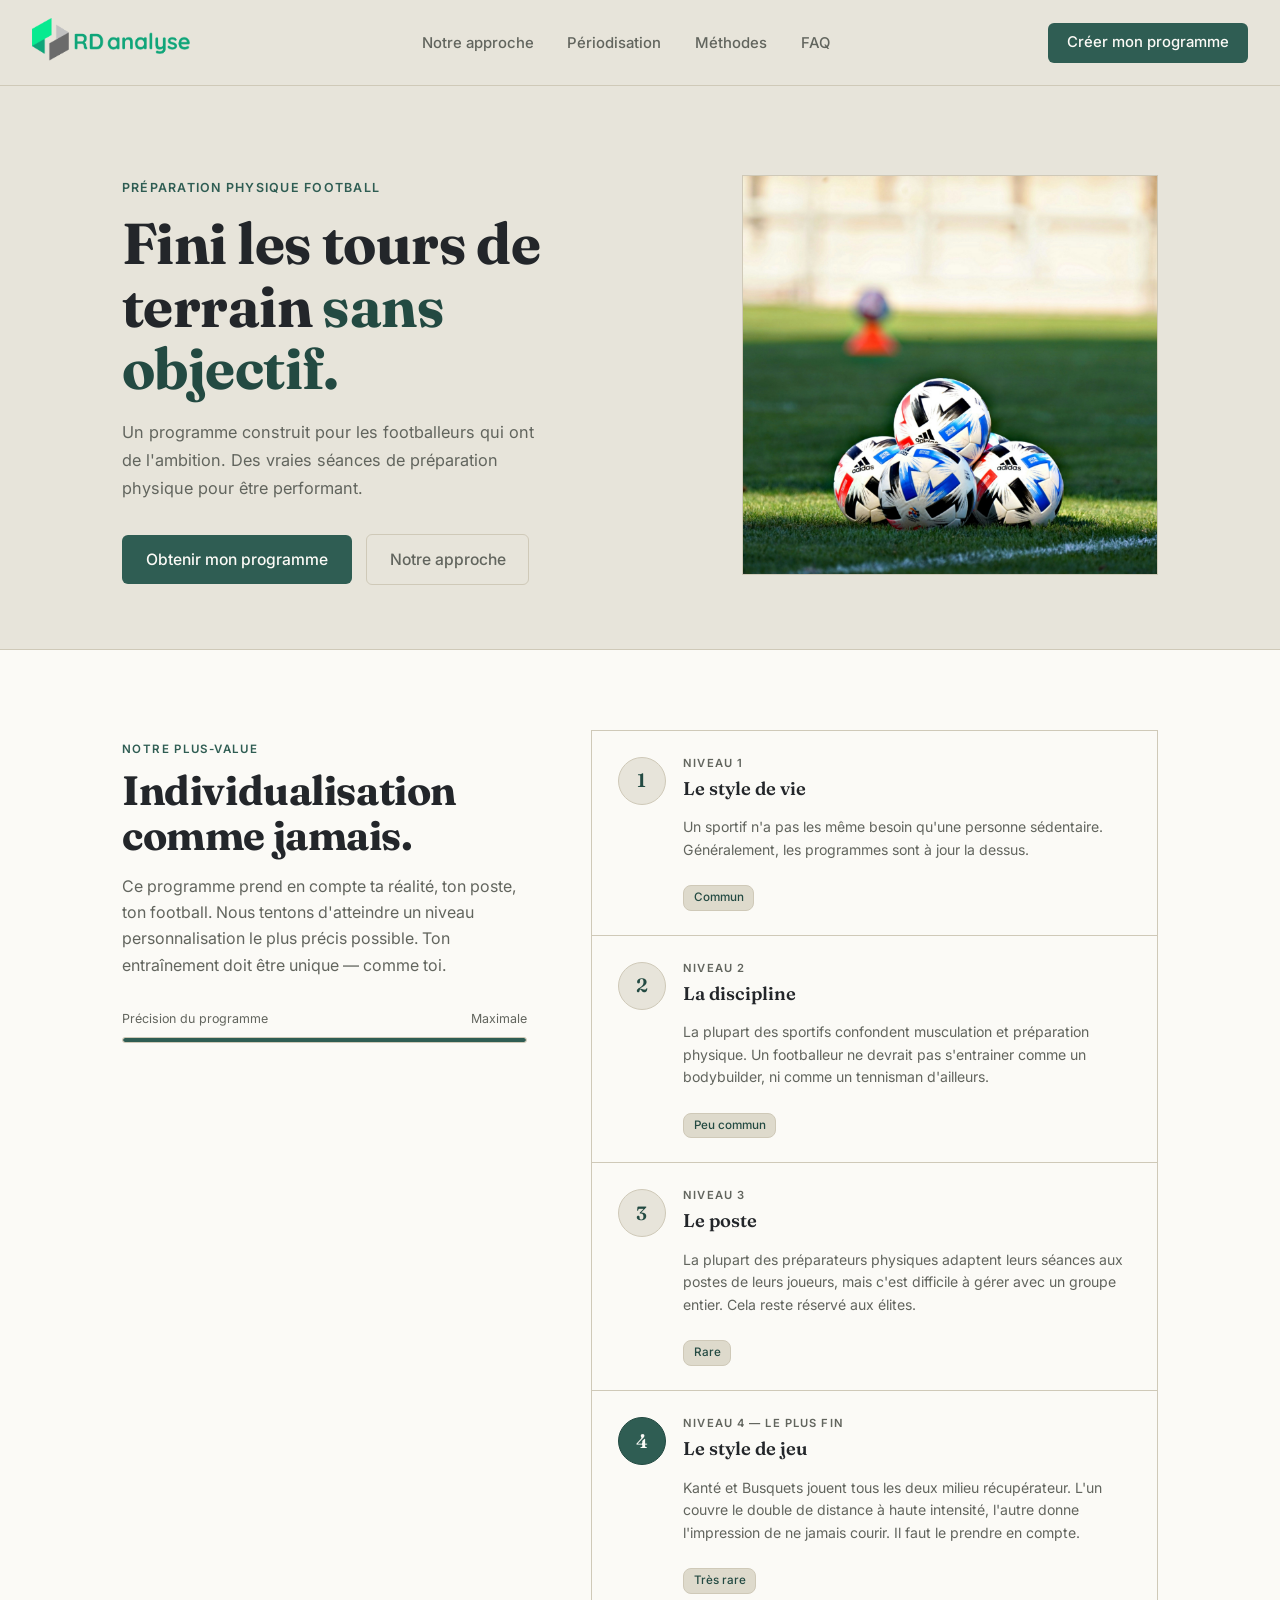
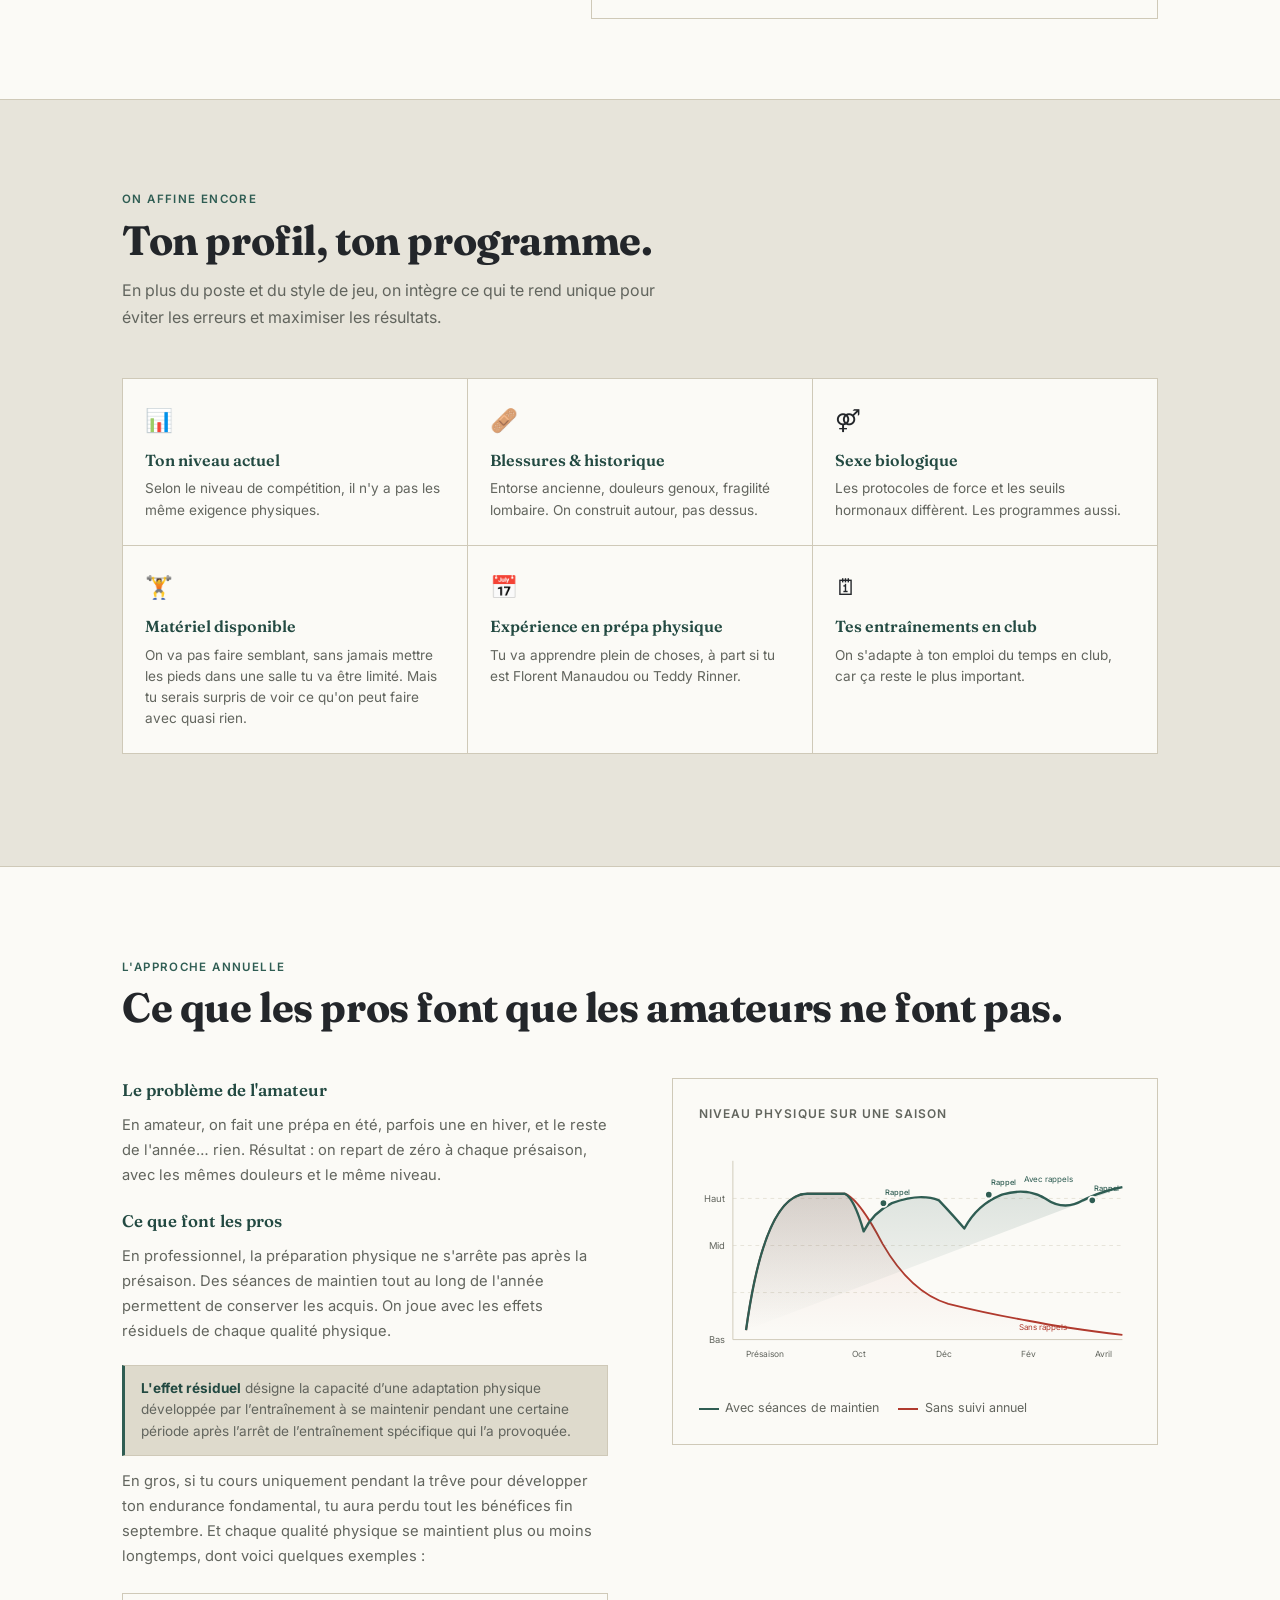
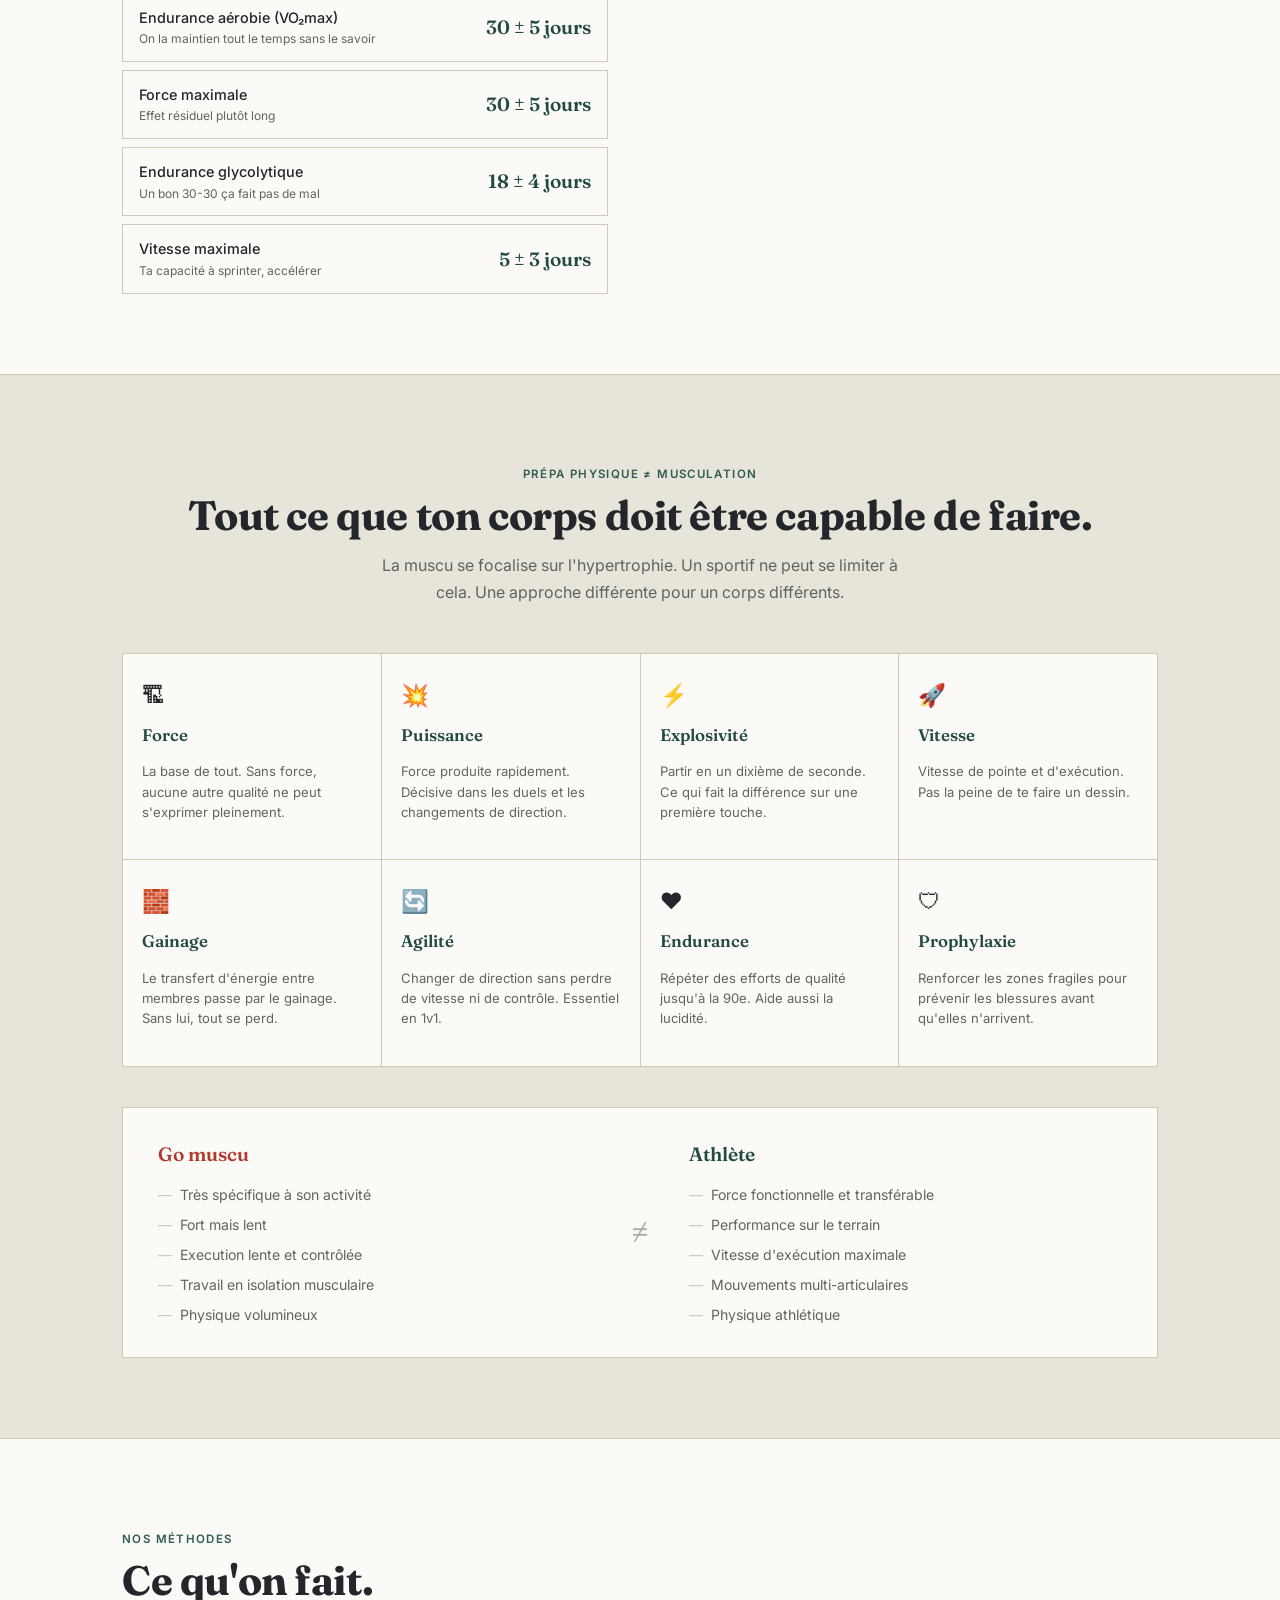
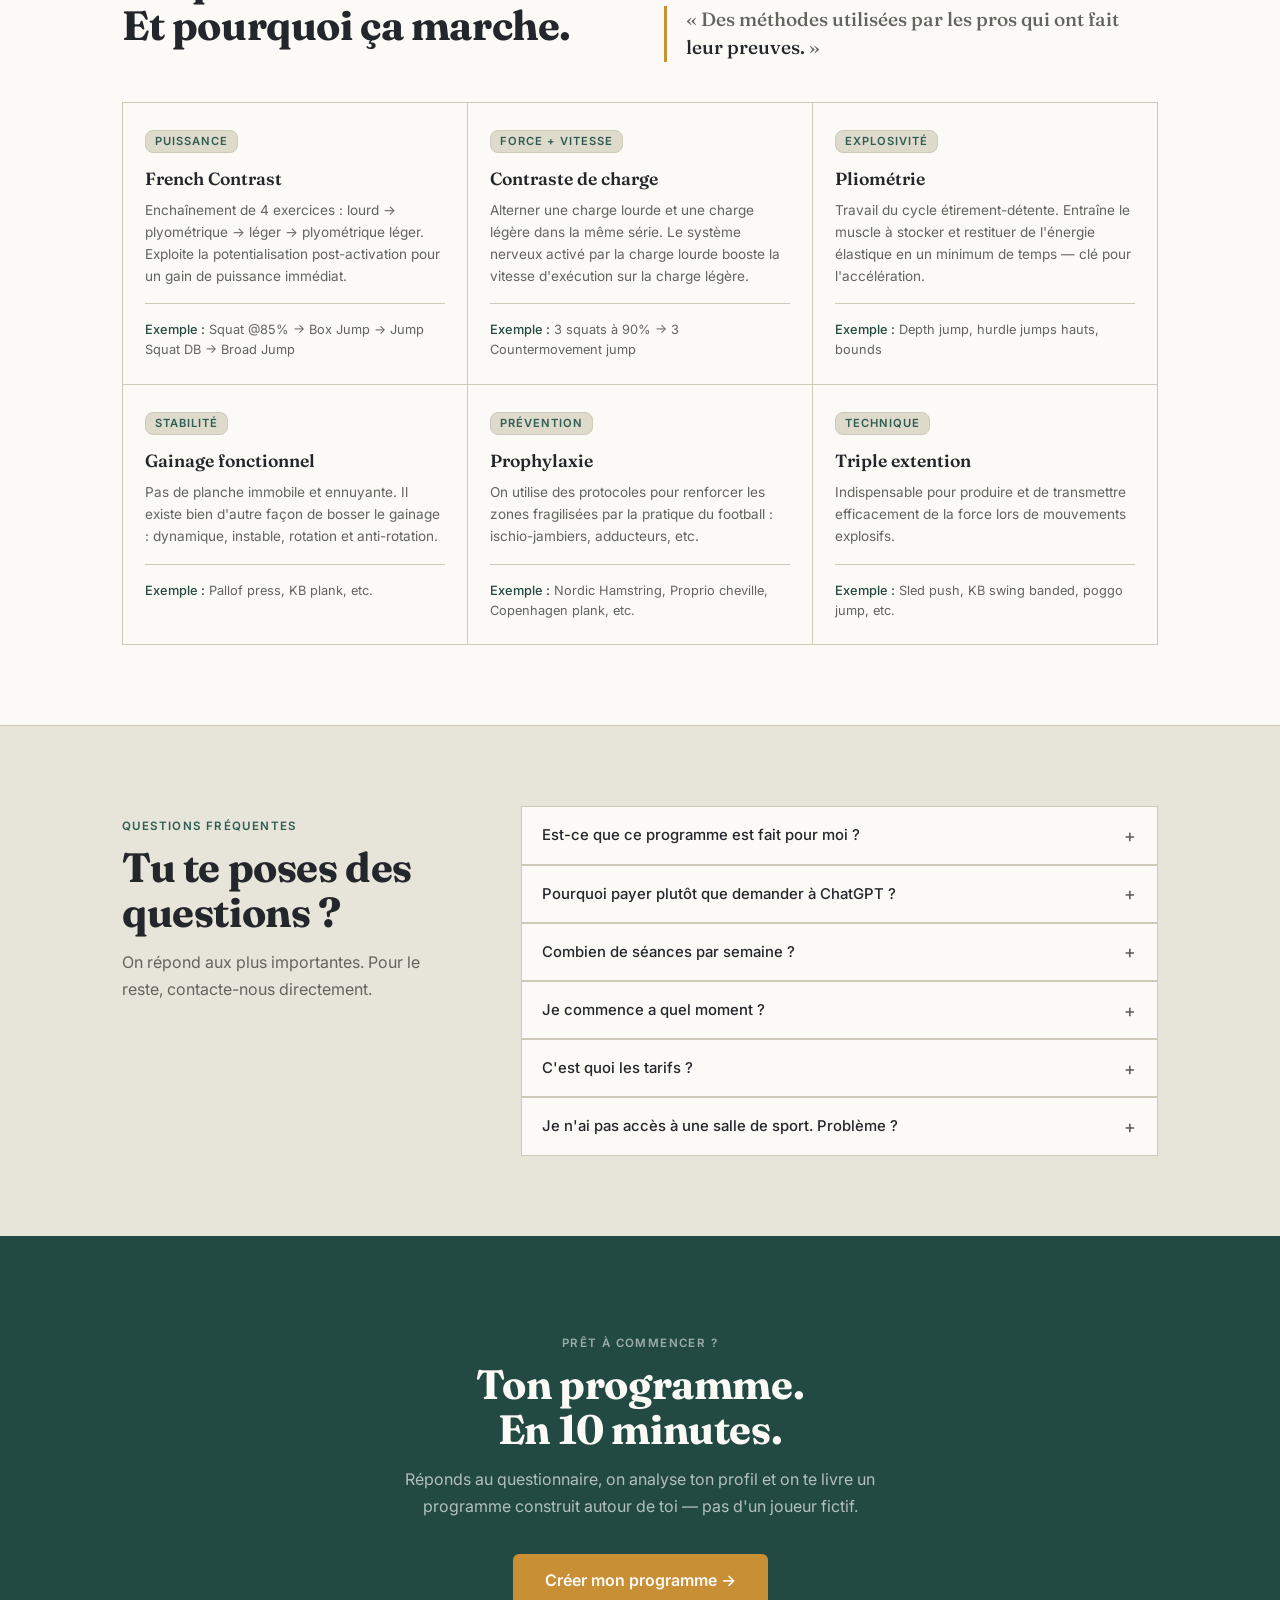
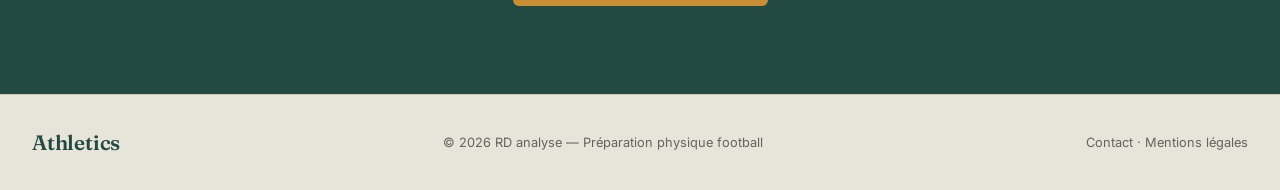
<file: index.html>
<!DOCTYPE html>
<html lang="fr">
<head>
  <meta charset="UTF-8">
  <meta name="viewport" content="width=device-width, initial-scale=1.0">
  <title>Athletik — Préparation physique football</title>

  <link rel="stylesheet" href="style.css">

  <link rel="icon" type="image/svg+xml" href="icons/favicon.svg">
  <link rel="icon" type="image/png" sizes="32x32" href="icons/favicon-32.png">
  <link rel="icon" type="image/png" sizes="192x192" href="icons/favicon-192.png">
  <link rel="apple-touch-icon" href="icons/apple-touch-icon.png">

  <link rel="preconnect" href="https://fonts.googleapis.com">
  <link rel="stylesheet" href="landing.css">

</head>
<body>

<!-- ═══════════════════════════════════════════
     NAV
═══════════════════════════════════════════ -->
<header class="lp-nav">
  <a href="#" class="logo">
    <img src="images/logo-complet.png" alt="Athletik" class="logo-img">
  </a>
  <nav>
    <ul class="lp-nav-links">
      <li><a href="#individualisation">Notre approche</a></li>
      <li><a href="#periodisation">Périodisation</a></li>
      <li><a href="#techniques">Méthodes</a></li>
      <li><a href="#faq">FAQ</a></li>
    </ul>
  </nav>
  <a href="infos.html" class="btn-nav">Créer mon programme</a>
</header>

<!-- ═══════════════════════════════════════════
     HERO
═══════════════════════════════════════════ -->
<section>
  <div class="lp-hero">
    <div class="lp-hero-text">
      <p class="lp-hero-eyebrow">Préparation physique football</p>
      <h1>Fini les tours de terrain <em>sans objectif.</em></h1>
      <p class="lp-hero-sub">
        Un programme construit pour les footballeurs qui ont de l'ambition. 
        Des vraies séances de préparation physique pour être performant.
      </p>
      <div class="lp-hero-actions">
        <a href="infos.html" class="btn-primary-lp">Obtenir mon programme</a>
        <a href="#individualisation" class="btn-ghost-lp">Notre approche</a>
      </div>
    </div>

    <div class="hero-image">
      <img src="images/trois-ballons.jpg" alt="Joueur de football en pleine séance d'entraînement" class="hero-photo">
    </div>

    <!--
    <div class="lp-hero-cards lp-fade">
      <div class="lp-hero-card">
        <div class="lp-hero-card-icon">🎯</div>
        <div>
          <div class="lp-hero-card-label">Individualisation</div>
          <div class="lp-hero-card-value">4 niveaux d'analyse</div>
          <div class="lp-hero-card-detail">Du profil sportif jusqu'au style de jeu</div>
        </div>
      </div>
      <div class="lp-hero-card">
        <div class="lp-hero-card-icon">⚡</div>
        <div>
          <div class="lp-hero-card-label">Méthodes</div>
          <div class="lp-hero-card-value">French Contrast · Pliométrie</div>
          <div class="lp-hero-card-detail">Techniques utilisées par les pros, adaptées à l'amateur</div>
        </div>
      </div>
      <div class="lp-hero-card">
        <div class="lp-hero-card-icon">📅</div>
        <div>
          <div class="lp-hero-card-label">Approche annuelle</div>
          <div class="lp-hero-card-value">Maintien toute la saison</div>
          <div class="lp-hero-card-detail">On ne repart pas de zéro chaque année</div>
        </div>
      </div>
    </div>
    -->

  </div>
</section>

<!-- ═══════════════════════════════════════════
     INDIVIDUALISATION
═══════════════════════════════════════════ -->
<div class="lp-section-bg" id="individualisation">
  <div class="lp-inner">
    <div class="cascade-layout">

      <div class="cascade-intro-sticky lp-fade">
        <p class="lp-eyebrow">Notre plus-value</p>
        <h2 class="lp-section-title">Individualisation comme jamais.</h2>
        <p class="lp-section-sub">
          Ce programme prend en compte ta réalité, ton poste, ton football. 
          Nous tentons d'atteindre un niveau personnalisation le plus précis possible. 
          Ton entraînement doit être unique — comme toi.
        </p>
        <div class="precision-bar">
          <div class="precision-bar-labels">
            <span>Précision du programme</span><span>Maximale</span>
          </div>
          <div class="precision-track">
            <div class="precision-fill"></div>
          </div>
        </div>
      </div>

      <div class="cascade-list lp-fade">

        <div class="cascade-item">
          <div class="cascade-num">1</div>
          <div>
            <div class="cascade-label">Niveau 1</div>
            <div class="cascade-title">Le style de vie</div>
            <p class="cascade-desc">
              Un sportif n'a pas les même besoin qu'une personne sédentaire.
              Généralement, les programmes sont à jour la dessus.
            </p>
            <span class="cascade-chip">Commun</span>
          </div>
        </div>

        <div class="cascade-item">
          <div class="cascade-num">2</div>
          <div>
            <div class="cascade-label">Niveau 2</div>
            <div class="cascade-title">La discipline</div>
            <p class="cascade-desc">
              La plupart des sportifs confondent musculation et préparation physique. 
              Un footballeur ne devrait pas s'entrainer comme un bodybuilder, ni comme un tennisman d'ailleurs.
            </p>
            <span class="cascade-chip">Peu commun</span>
          </div>
        </div>

        <div class="cascade-item">
          <div class="cascade-num">3</div>
          <div>
            <div class="cascade-label">Niveau 3</div>
            <div class="cascade-title">Le poste</div>
            <p class="cascade-desc">
              La plupart des préparateurs physiques adaptent leurs séances aux postes de leurs joueurs,
              mais c'est difficile à gérer avec un groupe entier. Cela reste réservé aux élites. 
            </p>
            <span class="cascade-chip">Rare</span>
          </div>
        </div>

        <div class="cascade-item">
          <div class="cascade-num">4</div>
          <div>
            <div class="cascade-label">Niveau 4 — Le plus fin</div>
            <div class="cascade-title">Le style de jeu</div>
            <p class="cascade-desc">
              Kanté et Busquets jouent tous les deux milieu récupérateur.
              L'un couvre le double de distance à haute intensité, l'autre donne l'impression de ne jamais courir.
              Il faut le prendre en compte. 
            </p>
            <span class="cascade-chip">Très rare</span>
          </div>
        </div>

      </div>
    </div>
  </div>
</div>

<!-- ═══════════════════════════════════════════
     PROFIL
═══════════════════════════════════════════ -->
<section class="lp-section" id="profil">
  <div class="lp-section-header lp-fade">
    <p class="lp-eyebrow">On affine encore</p>
    <h2 class="lp-section-title">Ton profil, ton programme.</h2>
    <p class="lp-section-sub">
      En plus du poste et du style de jeu, on intègre ce qui te rend unique
      pour éviter les erreurs et maximiser les résultats.
    </p>
  </div>

  <div class="profil-grid lp-fade">
    <div class="profil-card">
      <div class="profil-card-icon">📊</div>
      <h4>Ton niveau actuel</h4>
      <p>Selon le niveau de compétition, il n'y a pas les même exigence physiques.</p>
    </div>
    <div class="profil-card">
      <div class="profil-card-icon">🩹</div>
      <h4>Blessures & historique</h4>
      <p>Entorse ancienne, douleurs genoux, fragilité lombaire. On construit autour, pas dessus.</p>
    </div>
    <div class="profil-card">
      <div class="profil-card-icon">⚤</div>
      <h4>Sexe biologique</h4>
      <p>Les protocoles de force et les seuils hormonaux diffèrent. Les programmes aussi.</p>
    </div>
    <div class="profil-card">
      <div class="profil-card-icon">🏋️</div>
      <h4>Matériel disponible</h4>
      <p>On va pas faire semblant, sans jamais mettre les pieds dans une salle tu va être limité. Mais tu serais surpris de voir ce qu'on peut faire avec quasi rien. </p>
    </div>
    <div class="profil-card">
      <div class="profil-card-icon">📅</div>
      <h4>Expérience en prépa physique</h4>
      <p>Tu va apprendre plein de choses, à part si tu est Florent Manaudou ou Teddy Rinner. </p>
    </div>
    <div class="profil-card">
      <div class="profil-card-icon">🗓</div>
      <h4>Tes entraînements en club</h4>
      <p>On s'adapte à ton emploi du temps en club, car ça reste le plus important. </p>
    </div>
  </div>

  <!--
  <div class="profil-badges lp-fade">
    <span class="profil-badge"><span class="check">✓</span> Prophylaxie intégrée</span>
    <span class="profil-badge"><span class="check">✓</span> Progression individualisée</span>
    <span class="profil-badge"><span class="check">✓</span> Adapté à ton emploi du temps</span>
    <span class="profil-badge"><span class="check">✓</span> Revue mensuelle</span>
  </div>
  -->
</section>

<!-- ═══════════════════════════════════════════
     PERIODISATION
═══════════════════════════════════════════ -->
<div class="lp-section-bg" id="periodisation">
  <div class="lp-inner">
    <div class="lp-section-header lp-fade">
      <p class="lp-eyebrow">L'approche annuelle</p>
      <h2 class="lp-section-title">Ce que les pros font que les amateurs ne font pas.</h2>
    </div>

    <div class="perio-layout">
      <div class="perio-text lp-fade">
        <h3 class="perio-subtitle">Le problème de l'amateur</h3>
        <p>
          En amateur, on fait une prépa en été, parfois une en hiver, et le reste de l'année… rien.
          Résultat : on repart de zéro à chaque présaison, avec les mêmes douleurs et le même niveau.
        </p>

        <h3 class="perio-subtitle">Ce que font les pros</h3>
        <p>
          En professionnel, la préparation physique ne s'arrête pas après la présaison. Des séances
          de maintien tout au long de l'année permettent de conserver les acquis. On joue avec les
          effets résiduels de chaque qualité physique.
        </p>

        <div class="info-box">
          <strong>L'effet résiduel</strong> désigne
          la capacité d’une adaptation physique développée par l’entraînement à se maintenir
          pendant une certaine période après l’arrêt de l’entraînement spécifique qui l’a provoquée.
        </div>

        <p>
          En gros, si tu cours uniquement pendant la trêve pour développer ton endurance fondamental, 
          tu aura perdu tout les bénéfices fin septembre. Et chaque qualité physique se maintient plus ou moins longtemps,
          dont voici quelques exemples :
        </p>

        <div class="residue-list">
          <div class="residue-row">
            <div>
              <div class="residue-quality">Endurance aérobie (VO₂max)</div>
              <div class="residue-sub">On la maintien tout le temps sans le savoir</div>
            </div>
            <div class="residue-duration">30 ± 5 jours</div>
          </div>
          <div class="residue-row">
            <div>
              <div class="residue-quality">Force maximale</div>
              <div class="residue-sub">Effet résiduel plutôt long</div>
            </div>
            <div class="residue-duration">30 ± 5 jours</div>
          </div>
          <div class="residue-row">
            <div>
              <div class="residue-quality">Endurance glycolytique</div>
              <div class="residue-sub">Un bon 30-30 ça fait pas de mal</div>
            </div>
            <div class="residue-duration">18 ± 4 jours</div>
          </div>
          <div class="residue-row">
            <div>
              <div class="residue-quality">Vitesse maximale</div>
              <div class="residue-sub">Ta capacité à sprinter, accélérer</div>
            </div>
            <div class="residue-duration">5 ± 3 jours</div>
          </div>
        </div>
      </div>

      <div class="chart-card lp-fade">
        <div class="chart-card-title">Niveau physique sur une saison</div>
        <svg class="chart-svg" viewBox="0 0 460 250" xmlns="http://www.w3.org/2000/svg">
          <defs>
            <linearGradient id="gradGood" x1="0" y1="0" x2="0" y2="1">
              <stop offset="0%" stop-color="#2F5D53" stop-opacity="0.15"/>
              <stop offset="100%" stop-color="#2F5D53" stop-opacity="0"/>
            </linearGradient>
            <linearGradient id="gradBad" x1="0" y1="0" x2="0" y2="1">
              <stop offset="0%" stop-color="#B03A2E" stop-opacity="0.12"/>
              <stop offset="100%" stop-color="#B03A2E" stop-opacity="0"/>
            </linearGradient>
          </defs>

          <!-- Grid -->
          <line x1="36" y1="20" x2="36" y2="210" stroke="#CFC9B8" stroke-width="1"/>
          <line x1="36" y1="210" x2="450" y2="210" stroke="#CFC9B8" stroke-width="1"/>
          <line x1="36" y1="160" x2="450" y2="160" stroke="#CFC9B8" stroke-width="0.5" stroke-dasharray="4,4"/>
          <line x1="36" y1="110" x2="450" y2="110" stroke="#CFC9B8" stroke-width="0.5" stroke-dasharray="4,4"/>
          <line x1="36" y1="60" x2="450" y2="60" stroke="#CFC9B8" stroke-width="0.5" stroke-dasharray="4,4"/>

          <!-- Y labels -->
          <text x="28" y="214" text-anchor="end" fill="#62655E" font-size="10" font-family="Inter">Bas</text>
          <text x="28" y="114" text-anchor="end" fill="#62655E" font-size="10" font-family="Inter">Mid</text>
          <text x="28" y="64" text-anchor="end" fill="#62655E" font-size="10" font-family="Inter">Haut</text>

          <!-- X labels -->
          <text x="70" y="228" text-anchor="middle" fill="#62655E" font-size="9" font-family="Inter">Présaison</text>
          <text x="170" y="228" text-anchor="middle" fill="#62655E" font-size="9" font-family="Inter">Oct</text>
          <text x="260" y="228" text-anchor="middle" fill="#62655E" font-size="9" font-family="Inter">Déc</text>
          <text x="350" y="228" text-anchor="middle" fill="#62655E" font-size="9" font-family="Inter">Fév</text>
          <text x="430" y="228" text-anchor="middle" fill="#62655E" font-size="9" font-family="Inter">Avril</text>

          <!-- COURBE SANS RAPPELS (rouge) -->
          <path d="M50,200 Q70,55 115,55 L155,55 Q170,60 195,108 Q225,160 265,172 Q305,182 350,190 Q390,198 450,205"
            fill="url(#gradBad)"/>
          <path d="M50,200 Q70,55 115,55 L155,55 Q170,60 195,108 Q225,160 265,172 Q305,182 350,190 Q390,198 450,205"
            fill="none" stroke="#B03A2E" stroke-width="2" stroke-linejoin="round"/>

          <!-- COURBE AVEC RAPPELS (teal) -->
          <path d="M50,200 Q70,55 115,55 L155,55 Q165,60 175,95 Q185,75 205,65 Q235,54 255,62 Q272,80 282,92 Q296,66 322,56 Q348,48 368,60 Q388,74 408,62 Q428,52 450,48"
            fill="url(#gradGood)"/>
          <path d="M50,200 Q70,55 115,55 L155,55 Q165,60 175,95 Q185,75 205,65 Q235,54 255,62 Q272,80 282,92 Q296,66 322,56 Q348,48 368,60 Q388,74 408,62 Q428,52 450,48"
            fill="none" stroke="#2F5D53" stroke-width="2.5" stroke-linejoin="round"/>

          <!-- Rappel dots -->
          <circle cx="196" cy="65" r="4" fill="#2F5D53" stroke="#FBFAF6" stroke-width="2"/>
          <circle cx="308" cy="56" r="4" fill="#2F5D53" stroke="#FBFAF6" stroke-width="2"/>
          <circle cx="418" cy="62" r="4" fill="#2F5D53" stroke="#FBFAF6" stroke-width="2"/>

          <!-- Rappel labels -->
          <text x="198" y="56" fill="#2F5D53" font-size="8" font-family="Inter" font-weight="500">Rappel</text>
          <text x="310" y="46" fill="#2F5D53" font-size="8" font-family="Inter" font-weight="500">Rappel</text>
          <text x="420" y="52" fill="#2F5D53" font-size="8" font-family="Inter" font-weight="500">Rappel</text>

          <!-- Legend inline -->
          <text x="340" y="200" fill="#B03A2E" font-size="8.5" font-family="Inter">Sans rappels</text>
          <text x="345" y="43" fill="#2F5D53" font-size="8.5" font-family="Inter">Avec rappels</text>
        </svg>
        <div class="chart-legend">
          <div class="legend-item">
            <div class="legend-line" style="background:#2F5D53"></div>
            Avec séances de maintien
          </div>
          <div class="legend-item">
            <div class="legend-line" style="background:#B03A2E"></div>
            Sans suivi annuel
          </div>
        </div>
      </div>
    </div>
  </div>
</div>

<!-- ═══════════════════════════════════════════
     QUALITÉS PHYSIQUES
═══════════════════════════════════════════ -->
<section class="lp-section" id="qualites">
  <div class="lp-section-header lp-fade" style="text-align:center">
    <p class="lp-eyebrow">Prépa physique ≠ musculation</p>
    <h2 class="lp-section-title">Tout ce que ton corps doit être capable de faire.</h2>
    <p class="lp-section-sub" style="margin:0 auto">
      La muscu se focalise sur l'hypertrophie. Un sportif ne peut se limiter à cela.
      Une approche différente pour un corps différents.
    </p>
  </div>

  <div class="qual-grid lp-fade">
    <div class="qual-card">
      <div class="qual-icon">🏗</div>
      <div class="qual-name">Force</div>
      <p class="qual-desc">La base de tout. Sans force, aucune autre qualité ne peut s'exprimer pleinement.</p>
    </div>
    <div class="qual-card">
      <div class="qual-icon">💥</div>
      <div class="qual-name">Puissance</div>
      <p class="qual-desc">Force produite rapidement. Décisive dans les duels et les changements de direction.</p>
    </div>
    <div class="qual-card">
      <div class="qual-icon">⚡️</div>
      <div class="qual-name">Explosivité</div>
      <p class="qual-desc">Partir en un dixième de seconde. Ce qui fait la différence sur une première touche.</p>
    </div>
    <div class="qual-card">
      <div class="qual-icon">🚀</div>
      <div class="qual-name">Vitesse</div>
      <p class="qual-desc">Vitesse de pointe et d'exécution. Pas la peine de te faire un dessin.</p>
    </div>
    <div class="qual-card">
      <div class="qual-icon">🧱</div>
      <div class="qual-name">Gainage</div>
      <p class="qual-desc">Le transfert d'énergie entre membres passe par le gainage. Sans lui, tout se perd.</p>
    </div>
    <div class="qual-card">
      <div class="qual-icon">🔄</div>
      <div class="qual-name">Agilité</div>
      <p class="qual-desc">Changer de direction sans perdre de vitesse ni de contrôle. Essentiel en 1v1.</p>
    </div>
    <div class="qual-card">
      <div class="qual-icon">❤️</div>
      <div class="qual-name">Endurance</div>
      <p class="qual-desc">Répéter des efforts de qualité jusqu'à la 90e. Aide aussi la lucidité.</p>
    </div>
    <div class="qual-card">
      <div class="qual-icon">🛡</div>
      <div class="qual-name">Prophylaxie</div>
      <p class="qual-desc">Renforcer les zones fragiles pour prévenir les blessures avant qu'elles n'arrivent.</p>
    </div>
  </div>

  <div class="qual-vs-box lp-fade">
    <div class="vs-col bad">
      <h4>Go muscu</h4>
      <ul>
        <li>Très spécifique à son activité</li>
        <li>Fort mais lent</li>
        <li>Execution lente et contrôlée</li>
        <li>Travail en isolation musculaire</li>
        <li>Physique volumineux</li>
      </ul>
    </div>
    <div class="vs-divider">≠</div>
    <div class="vs-col good">
      <h4>Athlète</h4>
      <ul>
        <li>Force fonctionnelle et transférable</li>
        <li>Performance sur le terrain</li>
        <li>Vitesse d'exécution maximale</li>
        <li>Mouvements multi-articulaires</li>
        <li>Physique athlétique</li>
      </ul>
    </div>
  </div>
</section>

<!-- ═══════════════════════════════════════════
     TECHNIQUES
═══════════════════════════════════════════ -->
<div class="lp-section-bg" id="techniques">
  <div class="lp-inner">
    <div class="tech-header lp-fade">
      <div>
        <p class="lp-eyebrow">Nos méthodes</p>
        <h2 class="lp-section-title">Ce qu'on fait.<br>Et pourquoi ça marche.</h2>
      </div>
      <blockquote class="tech-quote">
        « Des méthodes utilisées par les pros qui ont fait
        <em>leur preuves.</em> »
      </blockquote>
    </div>

    <div class="tech-grid lp-fade">
      <div class="tech-card">
        <span class="tech-tag">Puissance</span>
        <h4>French Contrast</h4>
        <p>Enchaînement de 4 exercices : lourd → plyométrique → léger → plyométrique léger. Exploite la potentialisation post-activation pour un gain de puissance immédiat.</p>
        <div class="tech-example">
          <strong>Exemple :</strong> Squat @85% → Box Jump → Jump Squat DB → Broad Jump
        </div>
      </div>
      <div class="tech-card">
        <span class="tech-tag">Force + Vitesse</span>
        <h4>Contraste de charge</h4>
        <p>Alterner une charge lourde et une charge légère dans la même série. Le système nerveux activé par la charge lourde booste la vitesse d'exécution sur la charge légère.</p>
        <div class="tech-example">
          <strong>Exemple :</strong> 3 squats à 90% → 3 Countermovement jump
        </div>
      </div>
      <div class="tech-card">
        <span class="tech-tag">Explosivité</span>
        <h4>Pliométrie</h4>
        <p>Travail du cycle étirement-détente. Entraîne le muscle à stocker et restituer de l'énergie élastique en un minimum de temps — clé pour l'accélération.</p>
        <div class="tech-example">
          <strong>Exemple :</strong> Depth jump, hurdle jumps hauts, bounds
        </div>
      </div>
      <div class="tech-card">
        <span class="tech-tag">Stabilité</span>
        <h4>Gainage fonctionnel</h4>
        <p>Pas de planche immobile et ennuyante. Il existe bien d'autre façon de bosser le gainage : dynamique, instable, rotation et anti-rotation. </p>
        <div class="tech-example">
          <strong>Exemple :</strong> Pallof press, KB plank, etc.
        </div>
      </div>
      <div class="tech-card">
        <span class="tech-tag">Prévention</span>
        <h4>Prophylaxie</h4>
        <p>On utilise des protocoles pour renforcer les zones fragilisées par la pratique du football : ischio-jambiers, adducteurs, etc.</p>
        <div class="tech-example">
          <strong>Exemple :</strong> Nordic Hamstring, Proprio cheville, Copenhagen plank, etc.
        </div>
      </div>
      <div class="tech-card">
        <span class="tech-tag">Technique</span>
        <h4>Triple extention</h4>
        <p>Indispensable pour produire et de transmettre efficacement de la force lors de mouvements explosifs.</p>
        <div class="tech-example">
          <strong>Exemple :</strong> Sled push, KB swing banded, poggo jump, etc. 
        </div>
      </div>
    </div>
  </div>
</div>

<!-- ═══════════════════════════════════════════
     FAQ
═══════════════════════════════════════════ -->
<section class="lp-section" id="faq">
  <div class="faq-layout">
    <div class="lp-fade">
      <p class="lp-eyebrow">Questions fréquentes</p>
      <h2 class="lp-section-title">Tu te poses des questions ?</h2>
      <p class="lp-section-sub" style="margin-top:0.8rem">
        On répond aux plus importantes. Pour le reste, contacte-nous directement.
      </p>
    </div>

    <div class="faq-list lp-fade" id="faqList">

      <div class="faq-item">
        <button class="faq-question" data-faq>
          Est-ce que ce programme est fait pour moi ?
          <span class="faq-chevron">+</span>
        </button>
        <div class="faq-answer">
          <div class="faq-answer-inner">
            <p>Si tu joues au football — U17, senior amateur, vétérans ou futsal — oui. Le programme s'adapte à ton niveau, ton poste, ton équipement et ta disponibilité.</p>
            <p>Si tu n'as jamais mis les pieds en salle, on commence par les fondamentaux. Si tu t'entraînes déjà régulièrement, on intègre et on optimise ce que tu fais.</p>
          </div>
        </div>
      </div>

      <div class="faq-item">
        <button class="faq-question" data-faq>
          Pourquoi payer plutôt que demander à ChatGPT ?
          <span class="faq-chevron">+</span>
        </button>
        <div class="faq-answer">
          <div class="faq-answer-inner">
            <p>ChatGPT peut générer un programme. Il ne peut pas l'adapter à ta manière de jouer, suivre ta progression sur 3 mois, ajuster quand tu te blesses, ni avoir travaillé avec des footballeurs pendant des années.</p>
            <p>Ce qu'on propose, c'est une expertise construite sur le terrain — pas un texte généré. La différence, tu la vois en présaison quand tu arrives dans ton meilleur état physique depuis des années.</p>
          </div>
        </div>
      </div>

      <div class="faq-item">
        <button class="faq-question" data-faq>
          Combien de séances par semaine ?
          <span class="faq-chevron">+</span>
        </button>
        <div class="faq-answer">
          <div class="faq-answer-inner">
            <p>C'est toi qui voit ! La meilleure semaine n’est pas celle où toutes les cases sont cochées, mais celle que tu peux répéter durablement et qui travaille les bonnes priorités.</p>
            <p>Les séances durent entre 45 et 75 minutes — conçues pour s'intégrer autour de tes entraînements collectifs, pas en concurrence avec eux.</p>
          </div>
        </div>
      </div>

      <div class="faq-item">
        <button class="faq-question" data-faq>
          Je commence a quel moment ?
          <span class="faq-chevron">+</span>
        </button>
        <div class="faq-answer">
          <div class="faq-answer-inner">
            <p>Le plus tôt sera le mieux. Chaque jour que tu passes à attendre est perdu.</p>
            <p>Si tu commences en pleine saison, on ira crescendo pour ne pas que tu sois à plat pour les moments importants.</p>
          </div>
        </div>
      </div>

      <div class="faq-item">
        <button class="faq-question" data-faq>
          C'est quoi les tarifs ?
          <span class="faq-chevron">+</span>
        </button>
        <div class="faq-answer">
          <div class="faq-answer-inner">
            <p>Bonne question, c'est important. On veut rendre la préparation physique accéssible à tous. C'est pourquoi on a mis en place des tarifs intersséssants. Dès 19€ tu peux avoir un programme.</p>
            <p>Ensuite des offres plus complètes et sur le long terme vont voir le jour.</p>
          </div>
        </div>
      </div>

      <div class="faq-item">
        <button class="faq-question" data-faq>
          Je n'ai pas accès à une salle de sport. Problème ?
          <span class="faq-chevron">+</span>
        </button>
        <div class="faq-answer">
          <div class="faq-answer-inner">
            <p>Non. Lors du questionnaire, tu indiques ton matériel disponible : salle complète, salle basique, bandes élastiques, lest, ou rien du tout. Le programme s'adapte.</p>
            <p>La pliométrie et le gainage fonctionnel ne nécessitent aucun équipement. D'autres exercices peuvent être adaptés avec du matériel minimal. Mais on va pas se mentir, difficile de faire quelque chose de professionnel avec rien de rien.</p>
          </div>
        </div>
      </div>

    </div>
  </div>
</section>

<!-- ═══════════════════════════════════════════
     CTA FINAL
═══════════════════════════════════════════ -->
<div class="lp-cta-final">
  <div class="lp-inner lp-fade" style="text-align:center">
    <p class="lp-eyebrow">Prêt à commencer ?</p>
    <h2 class="lp-section-title">Ton programme. En 10 minutes.</h2>
    <p class="lp-section-sub">
      Réponds au questionnaire, on analyse ton profil et on te livre
      un programme construit autour de toi — pas d'un joueur fictif.
    </p>
    <a href="infos.html" class="btn-cta-final">Créer mon programme →</a>
  </div>
</div>

<!-- ═══════════════════════════════════════════
     FOOTER
═══════════════════════════════════════════ -->
<footer class="lp-footer">
  <a href="#" class="logo" style="font-family:'Fraunces',serif;font-weight:600;color:var(--teal-dark);text-decoration:none">Athletics</a>
  <p>© 2026 RD analyse — Préparation physique football</p>
  <p>Contact · Mentions légales</p>
</footer>

<script src="landing.js"></script>
</body>
</html>












<link rel="icon" sizes="16x16" href="/favicon-16x16.png">
<link rel="icon" sizes="32x32" href="/favicon-32x32.png">
<link rel="apple-touch-icon" sizes="180x180" href="/apple-touch-icon.png">
<link rel="icon" sizes="192x192" href="/android-chrome-192x192.png">
<link rel="icon" sizes="512x512" href="/android-chrome-512x512.png">
</file>
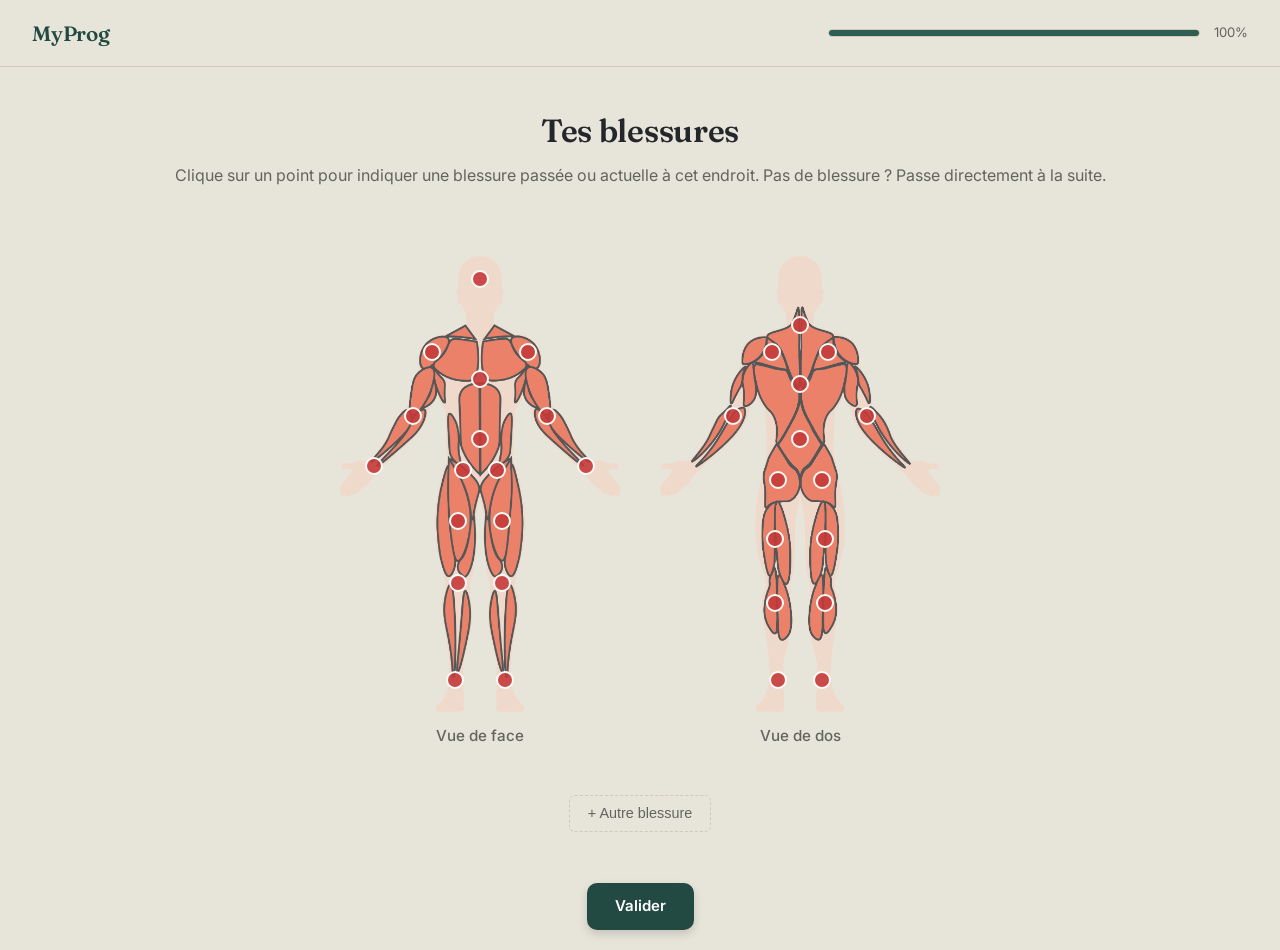
<file: blessures.html>
<!DOCTYPE html>
<html lang="fr">
<head>
<meta charset="UTF-8">
<meta name="viewport" content="width=device-width, initial-scale=1.0">
<title>Blessures — Semaine</title>
<link rel="stylesheet" href="style.css">
</head>
<body>

<header class="site-header">
  <a href="index.html" class="logo">MyProg</a>
  <div class="progress-wrap" aria-label="Progression du questionnaire">
    <div class="progress-track"><div class="progress-fill" id="progress-fill"></div></div>
    <span class="progress-text" id="progress-text"></span>
  </div>
</header>

<main>
  <section class="page-intro">
    <h1>Tes blessures</h1>
    <p>Clique sur un point pour indiquer une blessure passée ou actuelle à cet endroit. Pas de blessure ? Passe directement à la suite.</p>
  </section>

  <section class="body-row">
    <div class="body-col">
      <div class="body-diagram" id="body-front">
        <img src="images/vue_anterieur.png" alt="Silhouette humaine, vue de face">
      </div>
      <p class="pyramid-caption">Vue de face</p>
    </div>
    <div class="body-col">
      <div class="body-diagram" id="body-back">
        <img src="images/vue_posterieur.png" alt="Silhouette humaine, vue de dos">
      </div>
      <p class="pyramid-caption">Vue de dos</p>
    </div>
  </section>

  <section class="injury-panel-section">
    <button type="button" id="autre-btn" class="btn-autre">+ Autre blessure</button>

    <div id="injury-panel" class="injury-panel" style="display:none;">
      <p class="injury-panel-zone" id="injury-panel-zone"></p>
      <div class="injury-panel-row">
        <input type="text" id="injury-detail" placeholder="Précisions (ex: entorse, tendinite...)">
        <button type="button" id="injury-add-btn" class="cta">Ajouter</button>
      </div>
    </div>

    <div class="injury-list" id="injury-list" aria-label="Blessures enregistrées"></div>
  </section>

  <div class="btn-valider-container">
    <a href="final.html" id="valider-blessures" class="btn-valider">Valider</a>
  </div>
</main>

<script src="script.js"></script>
</body>
</html>
</file>
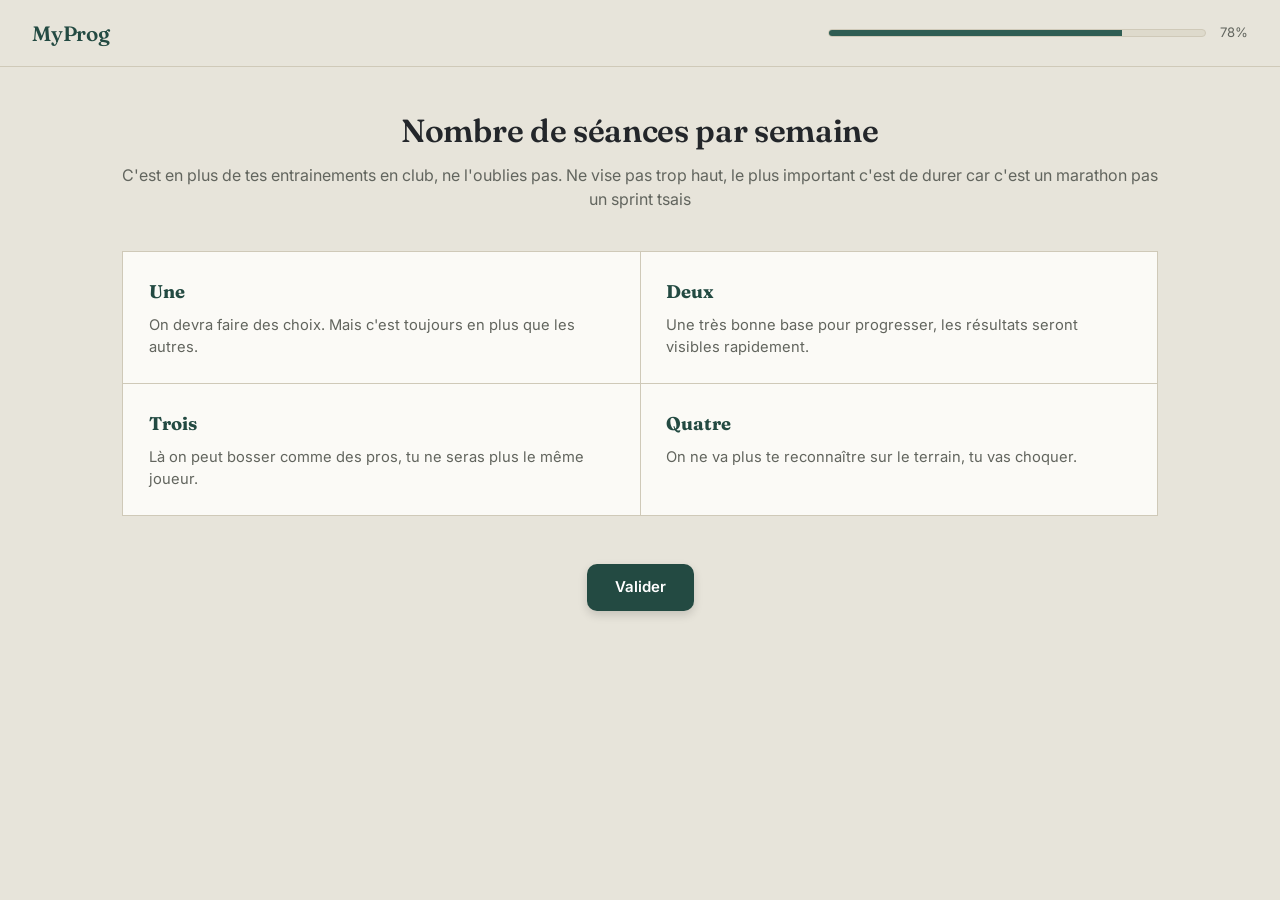
<file: frequence.html>
<!DOCTYPE html>
<html lang="fr">
<head>
<meta charset="UTF-8">
<meta name="viewport" content="width=device-width, initial-scale=1.0">
<title>frequence — Semaine</title>
<link rel="stylesheet" href="style.css">
</head>

<body>

  <header class="site-header">
    <a href="index.html" class="logo">MyProg</a>
    <div class="progress-wrap" aria-label="Progression du questionnaire">
      <div class="progress-track"><div class="progress-fill" id="progress-fill"></div></div>
      <span class="progress-text" id="progress-text"></span>
    </div>
  </header>

  <main>

    <section class="page-intro">
      <h1>Nombre de séances par semaine</h1>
      <p>
        C'est en plus de tes entrainements en club, ne l'oublies pas. Ne vise pas trop haut, le plus important c'est de durer car c'est un marathon pas un sprint tsais
      </p>
    </section>

    <section class="material-grid alert-zone" id="frequence-grid">
      <div class="material-option" data-material="1" role="button" tabindex="0">
        <h3>Une</h3>
        <p>On devra faire des choix. Mais c'est toujours en plus que les autres. </p>
      </div>
      <div class="material-option" data-material="2" role="button" tabindex="0">
        <h3>Deux</h3>
        <p>Une très bonne base pour progresser, les résultats seront visibles rapidement.</p>
      </div>
      <div class="material-option" data-material="3" role="button" tabindex="0">
        <h3>Trois</h3>
        <p>Là on peut bosser comme des pros, tu ne seras plus le même joueur.</p>
      </div>
      <div class="material-option" data-material="4" role="button" tabindex="0">
        <h3>Quatre</h3>
        <p>On ne va plus te reconnaître sur le terrain, tu vas choquer.</p>
      </div>
    </section>

    <div class="btn-valider-container">
      <a href="pp.html" id="valider-frequence" class="btn-valider">Valider</a>
    </div>

  </main>
  
  <script src="script.js"></script>
  </body>
</html>
</file>
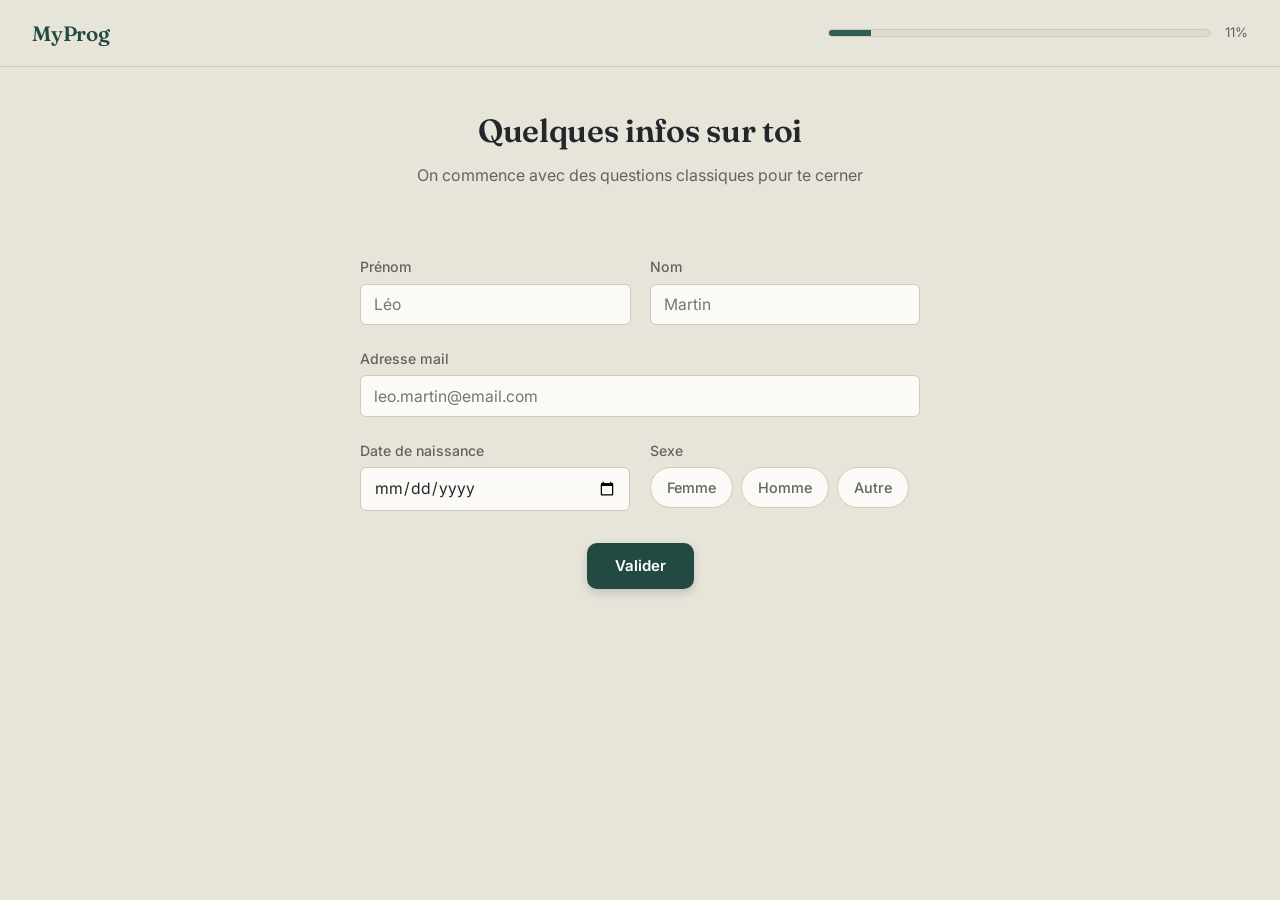
<file: infos.html>
<!DOCTYPE html>
<html lang="fr">
  <head>
    <meta charset="UTF-8">
    <meta name="viewport" content="width=device-width, initial-scale=1.0">
    <title>Tes infos — Semaine</title>
    <link rel="stylesheet" href="style.css">
  </head>
  <body>
    <header class="site-header">
      <a href="index.html" class="logo">MyProg</a>
      <div class="progress-wrap" aria-label="Progression du questionnaire">
        <div class="progress-track"><div class="progress-fill" id="progress-fill"></div></div>
        <span class="progress-text" id="progress-text"></span>
      </div>
    </header>
    <main>
      <section class="page-intro">
        <h1>Quelques infos sur toi</h1>
        <p>On commence avec des questions classiques pour te cerner</p>
      </section>

      <form id="infos-form" class="infos-form alert-zone">
        <div class="field-pair">
          <div class="field-group">
            <label for="prenom">Prénom</label>
            <input type="text" id="prenom" name="prenom" placeholder="Léo" autocomplete="given-name">
          </div>
          <div class="field-group">
            <label for="nom">Nom</label>
            <input type="text" id="nom" name="nom" placeholder="Martin" autocomplete="family-name">
          </div>
        </div>

        <div class="field-group">
          <label for="email">Adresse mail</label>
          <input type="email" id="email" name="email" placeholder="leo.martin@email.com" autocomplete="email">
        </div>

        <div class="field-pair">
          <div class="field-group">
            <label for="naissance">Date de naissance</label>
            <input type="date" id="naissance" name="naissance" autocomplete="bday">
          </div>
          <div class="field-group">
            <label>Sexe</label>
            <div class="pill-choice">
              <label class="pill">
                <input type="radio" name="sexe" value="femme">
                <span>Femme</span>
              </label>
              <label class="pill">
                <input type="radio" name="sexe" value="homme">
                <span>Homme</span>
              </label>
              <label class="pill">
                <input type="radio" name="sexe" value="autre">
                <span>Autre</span>
              </label>
            </div>
          </div>
        </div>
      </form>

      <div class="btn-valider-container">
        <a href="planning.html" id="valider-infos" class="btn-valider">Valider</a>
      </div>

    </main>

    
    <script src="script.js"></script>
  </body>
</html>
</file>
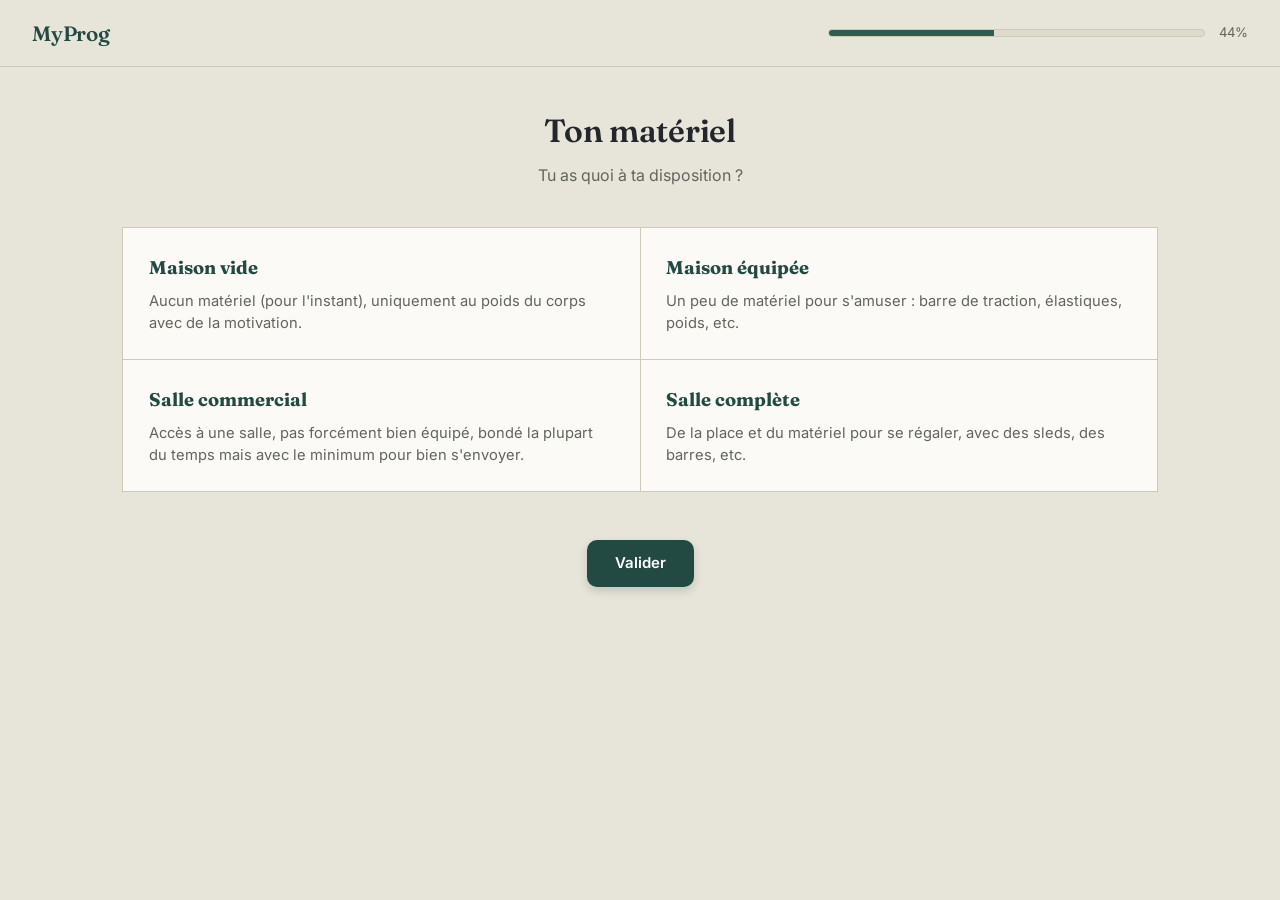
<file: matos.html>
<!DOCTYPE html>
<html lang="fr">
<head>
<meta charset="UTF-8">
<meta name="viewport" content="width=device-width, initial-scale=1.0">
<title>Matériel — Semaine</title>
<link rel="stylesheet" href="style.css">
</head>
<body>

<header class="site-header">
  <a href="index.html" class="logo">MyProg</a>
  <div class="progress-wrap" aria-label="Progression du questionnaire">
    <div class="progress-track"><div class="progress-fill" id="progress-fill"></div></div>
    <span class="progress-text" id="progress-text"></span>
  </div>
</header>

<main>
  <section class="page-intro">
    <h1>Ton matériel</h1>
    <p>Tu as quoi à ta disposition ?</p>
  </section>

  <section class="material-grid alert-zone" id="material-grid">
    <div class="material-option" data-material="maison-vide" role="button" tabindex="0">
      <h3>Maison vide</h3>
      <p>Aucun matériel (pour l'instant), uniquement au poids du corps avec de la motivation. </p>
    </div>
    <div class="material-option" data-material="maison-plus" role="button" tabindex="0">
      <h3>Maison équipée</h3>
      <p>Un peu de matériel pour s'amuser : barre de traction, élastiques, poids, etc.</p>
    </div>
    <div class="material-option" data-material="salle-commerciale" role="button" tabindex="0">
      <h3>Salle commercial</h3>
      <p>Accès à une salle, pas forcément bien équipé, bondé la plupart du temps mais avec le minimum pour bien s'envoyer.</p>
    </div>
    <div class="material-option" data-material="salle-plus" role="button" tabindex="0">
      <h3>Salle complète</h3>
      <p>De la place et du matériel pour se régaler, avec des sleds, des barres, etc.</p>
    </div>
    
  </section>

  <div class="btn-valider-container">
    <a href="poste.html" id="valider-materiel" class="btn-valider">Valider</a>
  </div>

</main>

<script src="script.js"></script>
</body>
</html>
</file>
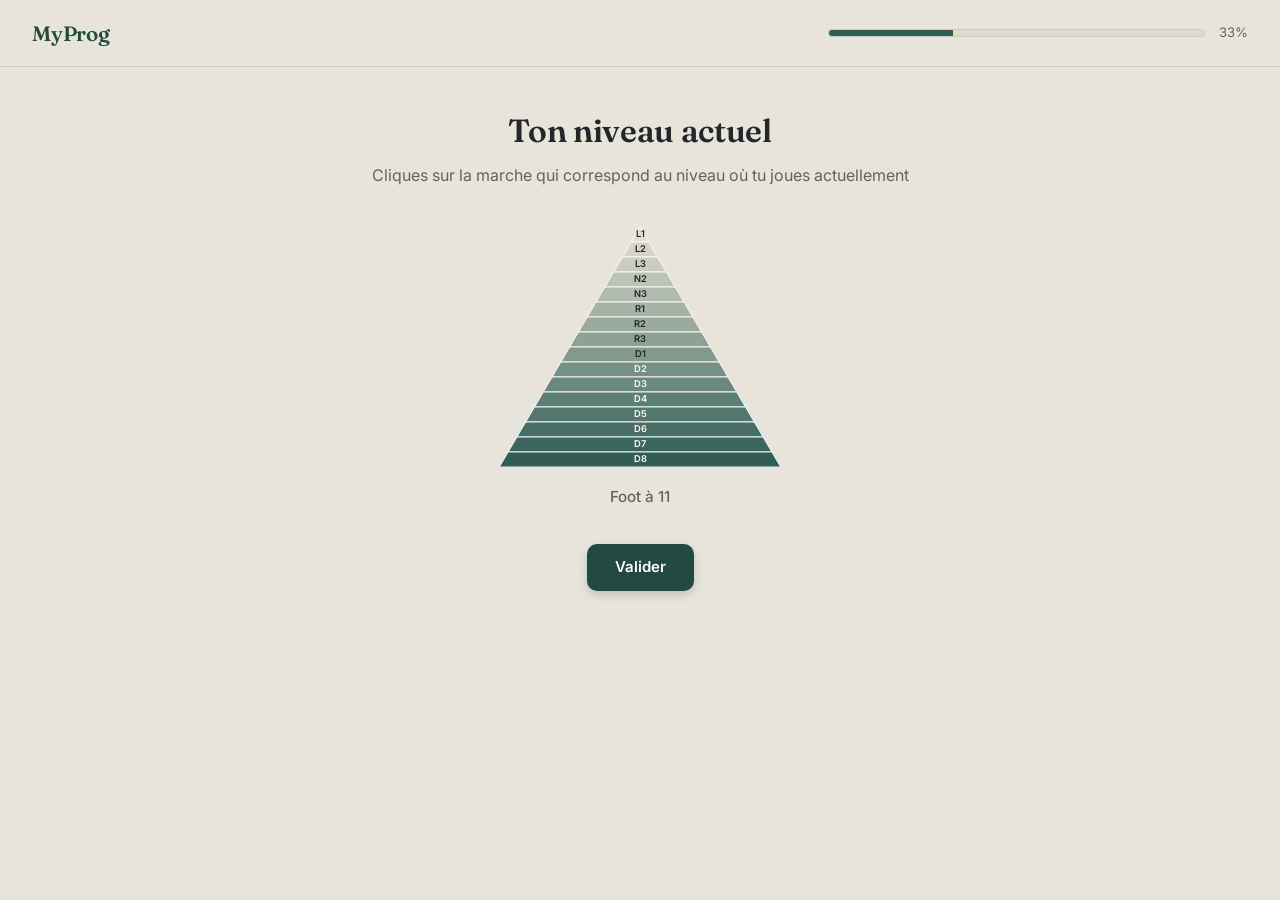
<file: niveau.html>
<!DOCTYPE html>
<html lang="fr">
<head>
<meta charset="UTF-8">
<meta name="viewport" content="width=device-width, initial-scale=1.0">
<title>Niveau — Semaine</title>
<link rel="stylesheet" href="style.css">
</head>
<body>

<header class="site-header">
  <a href="index.html" class="logo">MyProg</a>
  <div class="progress-wrap" aria-label="Progression du questionnaire">
    <div class="progress-track"><div class="progress-fill" id="progress-fill"></div></div>
    <span class="progress-text" id="progress-text"></span>
  </div>
</header>

<main>
  <section class="page-intro">
    <h1>Ton niveau actuel</h1>
    <p>Cliques sur la marche qui correspond au niveau où tu joues actuellement</p>
  </section>

  <section class="pyramid-wrap">
    <div class="pyramid-row shake-only">
      <div class="pyramid-col">
        <div id="pyramid" aria-label="Sélection du niveau"></div>
        <p class="pyramid-caption">Foot à 11</p>
      </div>
      <div class="pyramid-col" id="pyramid-2-col" style="display:none;">
        <div id="pyramid-2" aria-label="Sélection du niveau (2)"></div>
        <p class="pyramid-caption">Foot à 8</p>
      </div>
    </div>
  </section>

  <section>
    <div class="btn-valider-container">
      <a href="matos.html" id="valider-niveau" class="btn-valider">Valider</a>
    </div>
  </section>

</main>

<script src="script.js"></script>
</body>
</html>
</file>
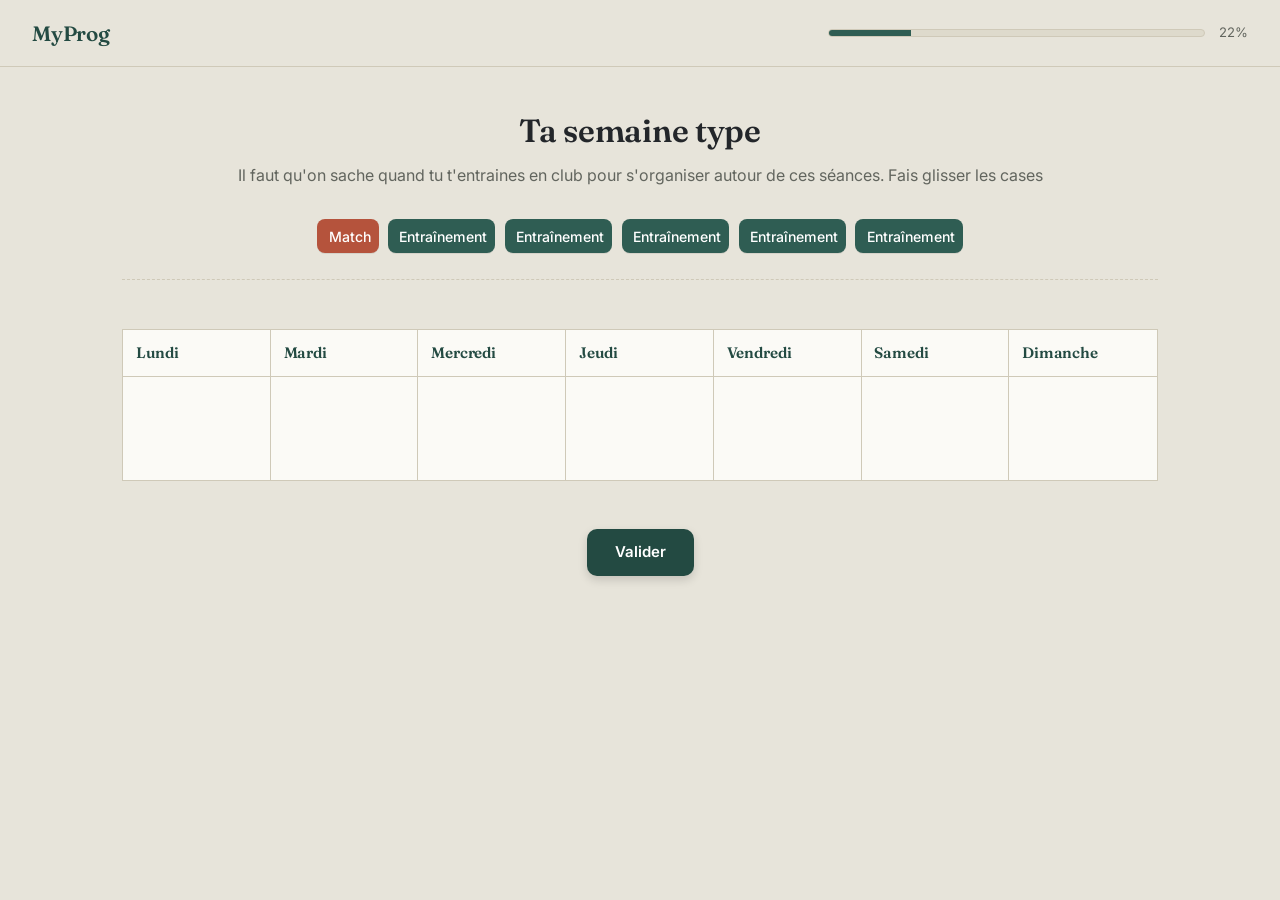
<file: planning.html>
<!DOCTYPE html>
<html lang="fr">
<head>
<meta charset="UTF-8">
<meta name="viewport" content="width=device-width, initial-scale=1.0">
<title>Planning — Semaine</title>
<link rel="stylesheet" href="style.css">
</head>
<body>

<header class="site-header">
  <a href="index.html" class="logo">MyProg</a>
  <div class="progress-wrap" aria-label="Progression du questionnaire">
    <div class="progress-track"><div class="progress-fill" id="progress-fill"></div></div>
    <span class="progress-text" id="progress-text"></span>
  </div>
</header>

<main>
  <section class="page-intro">
    <h1>Ta semaine type</h1>
    <p>Il faut qu'on sache quand tu t'entraines en club pour s'organiser autour de ces séances.
      Fais glisser les cases</p>

    <div id="activity-bank" class="bank" aria-label="Activités à placer">
      <div class="chip" draggable="true" data-id="chip-match" style="background:#B5533C">Match</div>
      <div class="chip" draggable="true" data-id="chip-entrainement-1" style="background:#2F5D53">Entraînement</div>
      <div class="chip" draggable="true" data-id="chip-entrainement-2" style="background:#2F5D53">Entraînement</div>
      <div class="chip" draggable="true" data-id="chip-entrainement-3" style="background:#2F5D53">Entraînement</div>
      <div class="chip" draggable="true" data-id="chip-entrainement-4" style="background:#2F5D53">Entraînement</div>
      <div class="chip" draggable="true" data-id="chip-entrainement-5" style="background:#2F5D53">Entraînement</div>
    </div>
  </section>

  <section class="week-board alert-zone">
    <div class="day-column">
      <h2>Lundi</h2>
      <div class="drop-zone" data-day="lundi"></div>
    </div>
    <div class="day-column">
      <h2>Mardi</h2>
      <div class="drop-zone" data-day="mardi"></div>
    </div>
    <div class="day-column">
      <h2>Mercredi</h2>
      <div class="drop-zone" data-day="mercredi"></div>
    </div>
    <div class="day-column">
      <h2>Jeudi</h2>
      <div class="drop-zone" data-day="jeudi"></div>
    </div>
    <div class="day-column">
      <h2>Vendredi</h2>
      <div class="drop-zone" data-day="vendredi"></div>
    </div>
    <div class="day-column">
      <h2>Samedi</h2>
      <div class="drop-zone" data-day="samedi"></div>
    </div>
    <div class="day-column">
      <h2>Dimanche</h2>
      <div class="drop-zone" data-day="dimanche"></div>
    </div>
  </section>


  <section>
    <div class="btn-valider-container">
  <a href="niveau.html" id="valider-planning" class="btn-valider">Valider</a>
</div>
  </section>


</main>

<script src="script.js"></script>
</body>
</html>
</file>
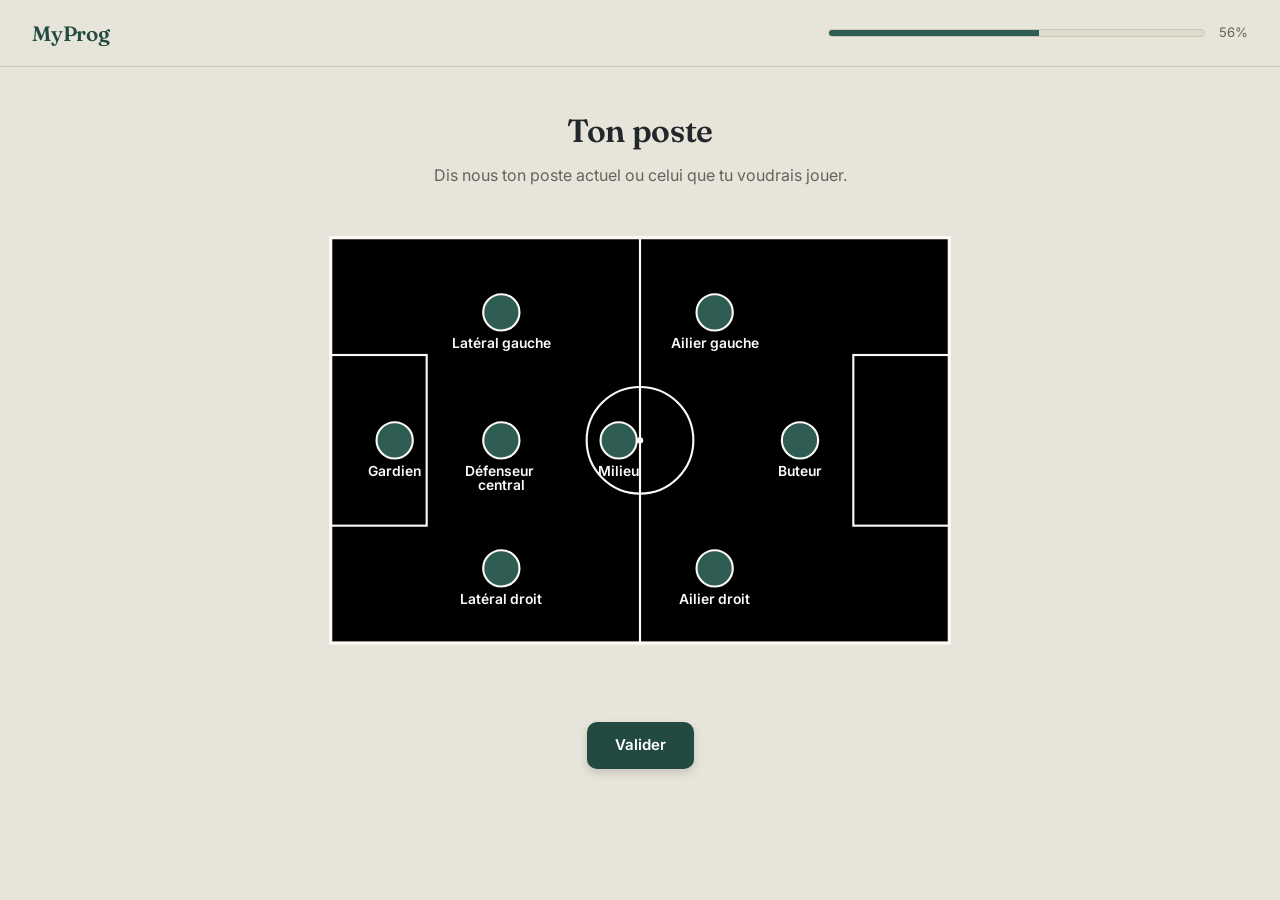
<file: poste.html>
<!DOCTYPE html>
<html lang="fr">
<head>
<meta charset="UTF-8">
<meta name="viewport" content="width=device-width, initial-scale=1.0">
<title>Poste — Semaine</title>
<link rel="stylesheet" href="style.css">
</head>
<body>

<header class="site-header">
  <a href="index.html" class="logo">MyProg</a>
  <div class="progress-wrap" aria-label="Progression du questionnaire">
    <div class="progress-track"><div class="progress-fill" id="progress-fill"></div></div>
    <span class="progress-text" id="progress-text"></span>
  </div>
</header>

<main>
  <section class="page-intro">
    <h1>Ton poste</h1>
    <p>Dis nous ton poste actuel ou celui que tu voudrais jouer.</p>
  </section>

  <section class="pitch-wrap">
   <svg viewBox="0 0 600 400" id="pitch" class="shake-only" role="group" aria-label="Terrain de football, sélection du poste">
      <!-- Terrain -->
      <rect x="10" y="10" width="580" height="380" fill="var(--pitch)" stroke="var(--card)" stroke-width="3"/>
      <line x1="300" y1="10" x2="300" y2="390" stroke="var(--card)" stroke-width="2"/>
      <circle cx="300" cy="200" r="50" fill="none" stroke="var(--card)" stroke-width="2"/>
      <circle cx="300" cy="200" r="3" fill="var(--card)"/>
      <rect x="10" y="120" width="90" height="160" fill="none" stroke="var(--card)" stroke-width="2"/>
      <rect x="500" y="120" width="90" height="160" fill="none" stroke="var(--card)" stroke-width="2"/>

      <!-- Postes -->
      <g class="poste-marker" data-poste="gardien" role="button" tabindex="0" aria-label="Gardien" aria-pressed="false">
        <circle cx="70" cy="200" r="17"/>
        <text x="70" y="233" text-anchor="middle">Gardien</text>
      </g>

      <g class="poste-marker" data-poste="lateral" role="button" tabindex="0" aria-label="Latéral droit" aria-pressed="false">
        <circle cx="170" cy="320" r="17"/>
        <text x="170" y="353" text-anchor="middle">Latéral droit</text>
      </g>

      <g class="poste-marker" data-poste="lateral" role="button" tabindex="0" aria-label="Latéral gauche" aria-pressed="false">
        <circle cx="170" cy="80" r="17"/>
        <text x="170" y="113" text-anchor="middle">Latéral gauche</text>
      </g>

      <g class="poste-marker" data-poste="defenseur-central" role="button" tabindex="0" aria-label="Défenseur central" aria-pressed="false">
        <circle cx="170" cy="200" r="17"/>
        <text x="170" y="233" text-anchor="middle">
          <tspan x="170" dy="0">Défenseur</tspan>
          <tspan x="170" dy="14">central</tspan>
        </text>
      </g>

      <g class="poste-marker" data-poste="milieu" role="button" tabindex="0" aria-label="Milieu" aria-pressed="false">
        <circle cx="280" cy="200" r="17"/>
        <text x="280" y="233" text-anchor="middle">Milieu</text>
      </g>

      <g class="poste-marker" data-poste="ailier" role="button" tabindex="0" aria-label="Ailier droit" aria-pressed="false">
        <circle cx="370" cy="320" r="17"/>
        <text x="370" y="353" text-anchor="middle">Ailier droit</text>
      </g>

      <g class="poste-marker" data-poste="ailier" role="button" tabindex="0" aria-label="Ailier gauche" aria-pressed="false">
        <circle cx="370" cy="80" r="17"/>
        <text x="370" y="113" text-anchor="middle">Ailier gauche</text>
      </g>

      <g class="poste-marker" data-poste="buteur" role="button" tabindex="0" aria-label="Buteur" aria-pressed="false">
        <circle cx="450" cy="200" r="17"/>
        <text x="450" y="233" text-anchor="middle">Buteur</text>
      </g>
      
    </svg>
  </section>

  <section>
    <div class="btn-valider-container">
      <a href="target.html" id="valider-poste" class="btn-valider">Valider</a>
    </div>
  </section>


</main>

<script src="script.js"></script>
</body>
</html>
</file>
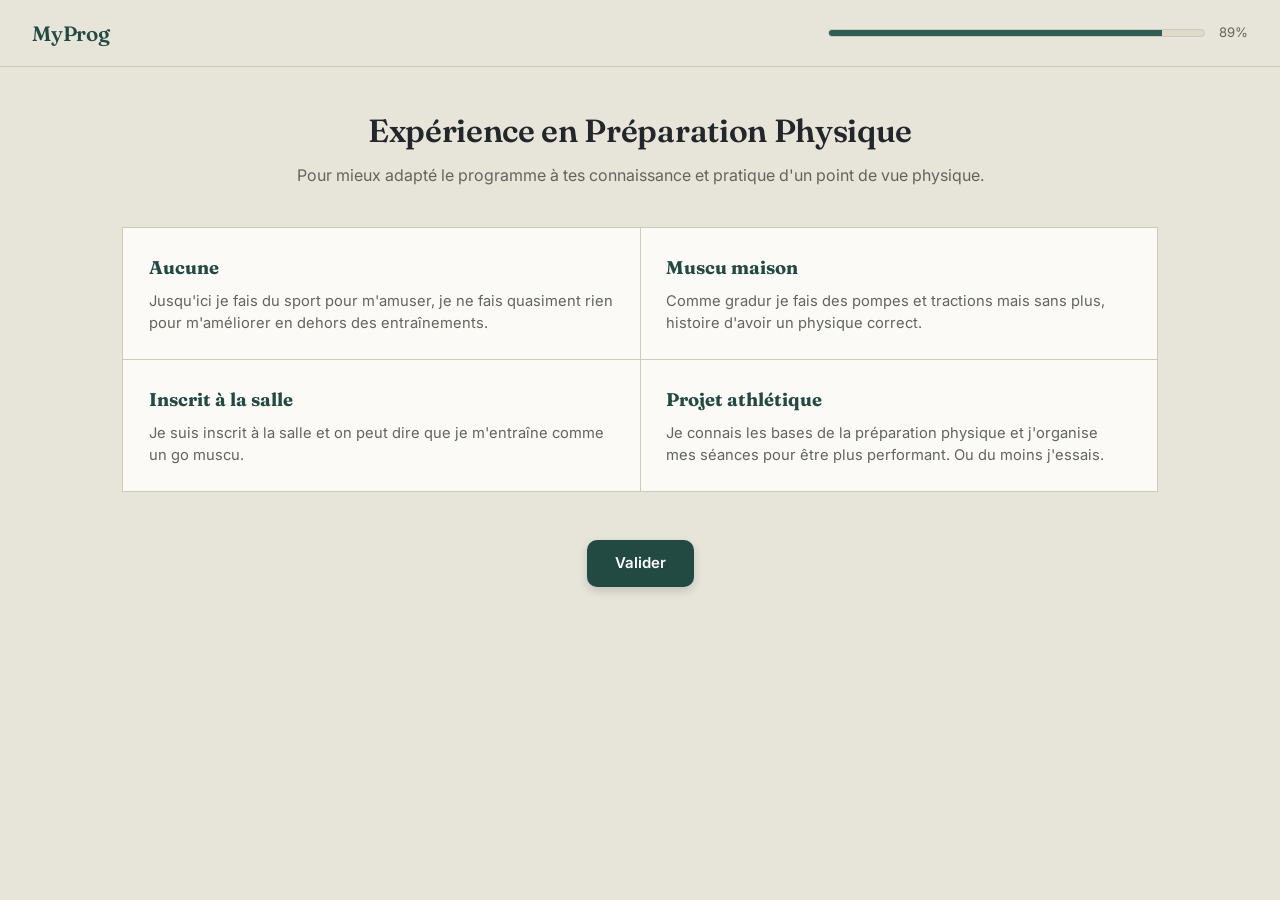
<file: pp.html>
<!DOCTYPE html>
<html lang="fr">
<head>
<meta charset="UTF-8">
<meta name="viewport" content="width=device-width, initial-scale=1.0">
<title>pp — Semaine</title>
<link rel="stylesheet" href="style.css">
</head>
<body>

<body>

  <header class="site-header">
  <a href="index.html" class="logo">MyProg</a>
  <div class="progress-wrap" aria-label="Progression du questionnaire">
    <div class="progress-track"><div class="progress-fill" id="progress-fill"></div></div>
    <span class="progress-text" id="progress-text"></span>
  </div>
</header>

  <main>

    <section class="page-intro">
      <h1>Expérience en Préparation Physique</h1>
      <p> Pour mieux adapté le programme à tes connaissance et pratique d'un point de vue physique. </p>
    </section>

    <section class="material-grid alert-zone" id="pp-grid">
      <div class="material-option" data-material="rien" role="button" tabindex="0">
        <h3>Aucune</h3>
        <p>Jusqu'ici je fais du sport pour m'amuser, je ne fais quasiment rien pour m'améliorer en dehors des entraînements. </p>
      </div>
      <div class="material-option" data-material="muscu-maison" role="button" tabindex="0">
        <h3>Muscu maison</h3>
        <p>Comme gradur je fais des pompes et tractions mais sans plus, histoire d'avoir un physique correct.</p>
      </div>
      <div class="material-option" data-material="muscu-salle" role="button" tabindex="0">
        <h3>Inscrit à la salle</h3>
        <p>Je suis inscrit à la salle et on peut dire que je m'entraîne comme un go muscu.</p>
      </div>
      <div class="material-option" data-material="athlète" role="button" tabindex="0">
        <h3>Projet athlétique</h3>
        <p>Je connais les bases de la préparation physique et j'organise mes séances pour être plus performant. Ou du moins j'essais. </p>
      </div>
    </section>

    <div class="btn-valider-container">
      <a href="blessures.html" id="valider-pp" class="btn-valider">Valider</a>
    </div>

  </main>
  
  <script src="script.js"></script>
</body>
</html>
</file>
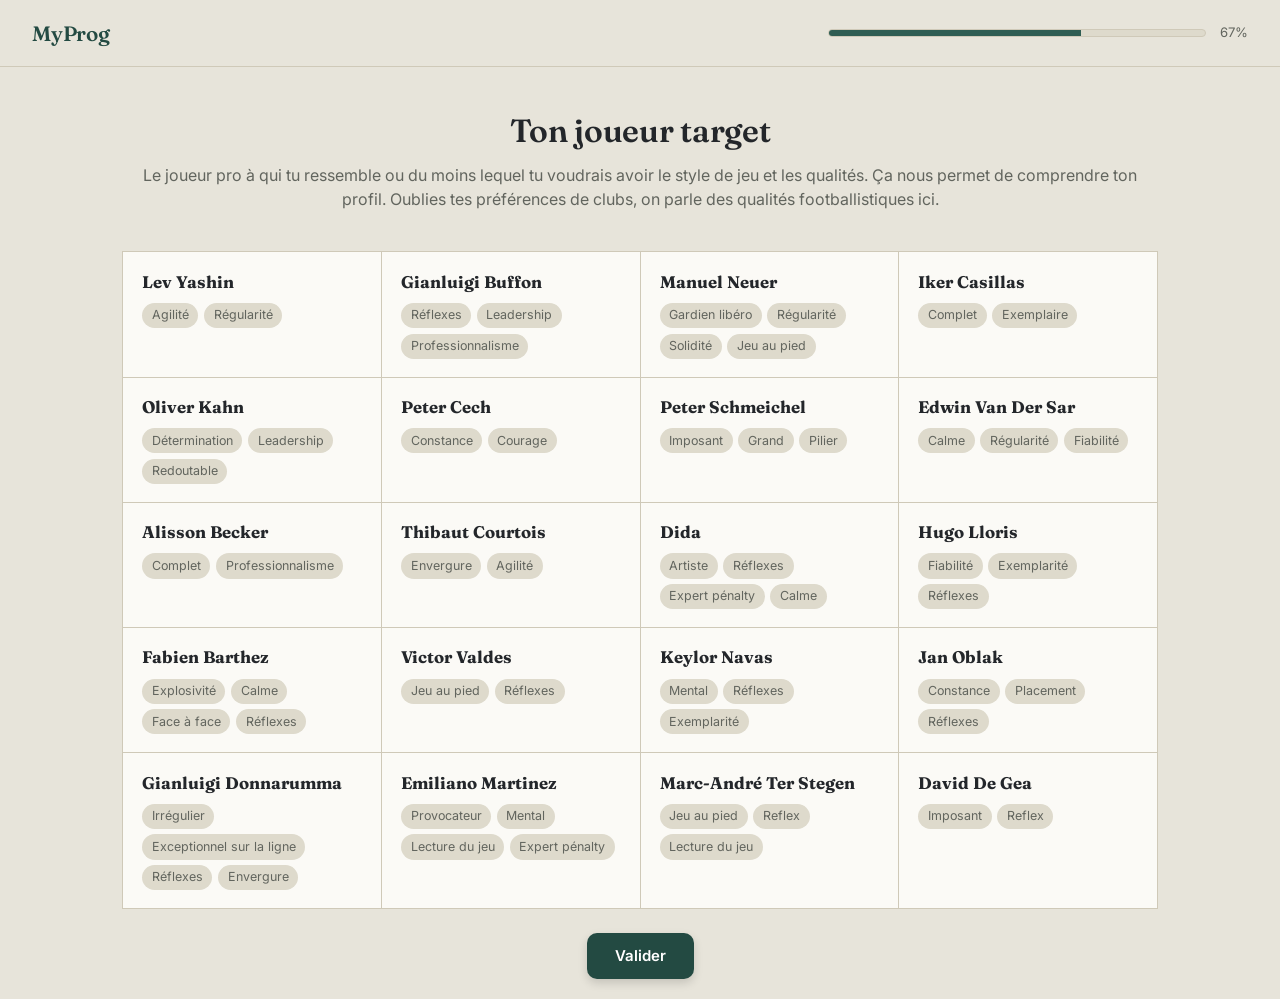
<file: target.html>
<!DOCTYPE html>
<html lang="fr">
<head>
<meta charset="UTF-8">
<meta name="viewport" content="width=device-width, initial-scale=1.0">
<title>Target — Semaine</title>
<link rel="stylesheet" href="style.css">
</head>
<body>

<header class="site-header">
  <a href="index.html" class="logo">MyProg</a>
  <div class="progress-wrap" aria-label="Progression du questionnaire">
    <div class="progress-track"><div class="progress-fill" id="progress-fill"></div></div>
    <span class="progress-text" id="progress-text"></span>
  </div>
</header>

<main>
  <section class="page-intro">
    <h1>Ton joueur target</h1>
    <p>Le joueur pro à qui tu ressemble ou du moins lequel tu voudrais avoir le style de jeu et les qualités.
      Ça nous permet de comprendre ton profil. Oublies tes préférences de clubs, on parle des qualités footballistiques ici.</p>
  </section>

  <section>
    <div id="player-grid" class="player-grid alert-zone"></div>
  </section>

  
<section>
    <div class="btn-valider-container">
      <a href="frequence.html" id="valider-target" class="btn-valider">Valider</a>
    </div>
  </section>

</main>

<script src="players.js"></script>
<script src="script.js"></script>
</body>
</html>
</file>
<file: style.css>
@import url('https://fonts.googleapis.com/css2?family=Fraunces:opsz,wght@9..144,400;9..144,500;9..144,600&family=Inter:wght@400;500;600&display=swap');

:root{
  --bg: #E7E4DA;
  --bg-soft: #DEDACC;
  --ink: #23262A;
  --ink-soft: #62655E;
  --card: #FBFAF6;
  --line: #CFC9B8;
  --teal: #2F5D53;
  --teal-dark: #234A42;
  --gold: #C98F35;
  --pitch: #000000;
  --radius-chip: 8px;
  --radius-btn: 6px;
}

*{ box-sizing: border-box; }

html, body{
  margin: 0;
  padding: 0;
  background: var(--bg);
  color: var(--ink);
  font-family: 'Inter', sans-serif;
  line-height: 1.5;
}

h1, h2, .logo{
  font-family: 'Fraunces', serif;
  font-weight: 600;
  letter-spacing: -0.01em;
  margin: 0;
}

a{ color: inherit; }

/* ---------- Header ---------- */
.site-header{
  position: sticky;
  top: 0;
  z-index: 20;
  display: flex;
  align-items: center;
  justify-content: space-between;
  gap: 1.5rem;
  padding: 1.1rem 2rem;
  background: var(--bg);
  border-bottom: 1px solid var(--line);
}

.logo{
  font-size: 1.3rem;
  color: var(--teal-dark);
  text-decoration: none;
  white-space: nowrap;
}

.site-nav{
  display: flex;
  gap: 0.5rem;
  flex-wrap: wrap;
}

.site-nav a{
  text-decoration: none;
  font-size: 0.95rem;
  font-weight: 500;
  color: var(--ink-soft);
  padding: 0.4rem 0.9rem;
  border-radius: var(--radius-btn);
  transition: background 0.15s ease, color 0.15s ease;
}

.site-nav a:hover{
  background: var(--bg-soft);
  color: var(--ink);
}

.site-nav a.active{
  color: var(--card);
  background: var(--teal);
}

main{
  max-width: 1100px;
  margin: 0 auto;
  padding: 0 2rem;
}



.progress-wrap{
  flex: 1;
  display: flex;
  align-items: center;
  gap: 0.9rem;
  max-width: 420px;
  margin-left: auto;
}

.progress-track{
  flex: 1;
  height: 8px;
  background: var(--bg-soft);
  border: 1px solid var(--line);
  border-radius: 999px;
  overflow: hidden;
}

.progress-fill{
  height: 100%;
  width: 0%;
  background: var(--teal);
  transition: width 0.25s ease;
}

.progress-text{
  font-size: 0.82rem;
  color: var(--ink-soft);
  white-space: nowrap;
}

/* ---------- Home / hero ---------- */
.hero{
  display: grid;
  grid-template-columns: 1.1fr 0.9fr;
  gap: 3rem;
  align-items: center;
  padding: 4.5rem 0 3.5rem;
}

.hero h1{
  font-size: clamp(2.2rem, 4vw, 3.1rem);
  line-height: 1.1;
  max-width: 14ch;
}

.hero p{
  margin-top: 1.1rem;
  max-width: 42ch;
  color: var(--ink-soft);
  font-size: 1.05rem;
}

.cta{
  display: inline-block;
  margin-top: 1.8rem;
  background: var(--teal);
  color: var(--card);
  text-decoration: none;
  font-weight: 500;
  padding: 0.75rem 1.4rem;
  border-radius: var(--radius-btn);
  border: none;
  cursor: pointer;
  font-size: 0.98rem;
  transition: background 0.15s ease;
}

.cta:hover{ background: var(--teal-dark); }

.hero-image{
  height: 400px;
  overflow: hidden;
  border: 1px solid var(--line);
}

.hero-photo{
  width: 100%;
  height: 100%;
  object-fit: cover;
  object-position: center;
  display: block;
}

.features{
  display: grid;
  grid-template-columns: repeat(3, 1fr);
  gap: 1px;
  background: var(--line);
  border: 1px solid var(--line);
  margin-bottom: 4rem;
}

.features div{
  background: var(--card);
  padding: 1.6rem;
}

.features h3{
  font-family: 'Fraunces', serif;
  font-size: 1.1rem;
  margin: 0 0 0.5rem;
  color: var(--teal-dark);
}

.features p{
  margin: 0;
  color: var(--ink-soft);
  font-size: 0.92rem;
}

/* ---------- Planning page ---------- */
.page-intro{
  padding: 2.5rem 0 1.5rem;
  text-align: center;     /* Option de base : retirer cela */
}

.page-intro h1{ font-size: 2rem; }
.page-intro p{
  color: var(--ink-soft);
  text-align: center;     /* Option de base : retirer cela */
  margin-top: 0.5rem;
  /* max-width: 60ch;     /* Option de base : ajouter cela */
}

.bank{
  display: flex;
  flex-wrap: wrap;
  gap: 0.6rem;
  min-height: 3rem;
  padding: 1rem 0.2rem 1.6rem;
  border-bottom: 1px dashed var(--line);
  margin-bottom: 1.6rem;
  align-items: center;
  justify-content: center;
}

.bank:empty::before{
  content: "Toutes les pastilles ont été placées dans la semaine.";
  color: var(--ink-soft);
  font-size: 0.88rem;
  padding: 0.3rem 0;
}

.chip{
  display: inline-flex;
  align-items: center;
  gap: 0.4rem;
  padding: 0.4rem 0.5rem 0.4rem 0.7rem;
  border-radius: var(--radius-chip);
  color: #fff;
  font-size: 0.88rem;
  font-weight: 500;
  cursor: grab;
  user-select: none;
  box-shadow: 0 1px 0 rgba(0,0,0,0.08);
}

.chip:active{ cursor: grabbing; }
.chip.dragging{ opacity: 0.4; }

.week-board{
  display: grid;
  grid-template-columns: repeat(7, minmax(140px, 1fr));
  gap: 0;
  border: 1px solid var(--line);
  overflow-x: auto;
  margin-bottom: 3rem;
}

.day-column{
  border-right: 1px solid var(--line);
  background: var(--card);
  display: flex;
  flex-direction: column;
  min-height: 150px;
}

.day-column:last-child{ border-right: none; }

.day-column h2{
  font-size: 0.95rem;
  padding: 0.7rem 0.8rem;
  border-bottom: 1px solid var(--line);
  color: var(--teal-dark);
}

.drop-zone{
  flex: 1;
  min-height: 64px;
  padding: 0.2rem 0.6rem 0.6rem;
  display: flex;
  flex-direction: column;
  gap: 0.4rem;
}

.drop-zone.over{
  background: var(--bg-soft);
}

.drop-zone .chip{
  width: 100%;
  justify-content: space-between;
}

/* ---------- Page Niveau ---------- */

.pyramid-wrap svg{
  width: 100%;
  max-width: 560px; /* 560 de base */
  height: auto;
}

.level{
  cursor: pointer;
}

.level polygon{
  stroke: var(--card);
  stroke-width: 2;
  transition: filter 0.15s ease, stroke 0.15s ease;
}

.level:hover polygon{
  filter: brightness(1.08);
}

.level:focus{
  outline: none;
}

.level:focus polygon{
  stroke: var(--card);
  stroke-width: 3;
}

.level.selected polygon{
  fill: var(--gold) !important;
  stroke: var(--card);
  stroke-width: 3;
}

.level text{
  font-family: 'Inter', sans-serif;
  font-weight: 600;
  font-size: 20px; /* J'ai aumenté */
  pointer-events: none;
}

.level.selected text{ fill: var(--ink) !important; }

.level-current{
  margin-top: 1.4rem;
  font-size: 1rem;
  color: var(--ink);
  background: var(--card);
  border: 1px solid var(--line);
  padding: 0.7rem 1.2rem;
  border-radius: var(--radius-btn);
}

.level-current strong{ color: var(--teal-dark); }


.pyramid-row{
  display: flex;
  gap: 2.5rem;
  justify-content: center;
  align-items: flex-start;
  flex-wrap: wrap;
}

.pyramid-col{
  display: flex;
  flex-direction: column;
  align-items: center;
  max-width: 420px;
  width: 100%;
}

.pyramid-caption{
  margin-top: 0.8rem;
  font-size: 0.95rem;
  font-weight: 500;
  color: var(--ink-soft);
}

@media (max-width: 720px){
  .hero{ grid-template-columns: 1fr; padding-top: 2.5rem; }
  .features{ grid-template-columns: 1fr; }
  .week-board{ grid-template-columns: repeat(7, minmax(150px, 1fr)); }
}



/* ---------- Page Matériel - Fréquence - Prépa phys ---------- */
.material-grid{
  display: grid;
  grid-template-columns: repeat(2, 1fr);
  gap: 1px;
  background: var(--line);
  border: 1px solid var(--line);
  margin-bottom: 3rem;
}
 
.material-grid div{
  background: var(--card);
  padding: 1.6rem;
}
 
.material-grid h3{
  font-family: 'Fraunces', serif;
  font-size: 1.15rem;
  margin: 0 0 0.5rem;
  color: var(--teal-dark);
}
 
.material-grid p{
  margin: 0;
  color: var(--ink-soft);
  font-size: 0.92rem;
}




 
.material-option{
  cursor: pointer;
  transition: background 0.15s ease;
}
 
.material-option:hover{
  background: var(--bg-soft);
}
 
.material-option:focus{
  outline: none;
}
 
.material-option.selected{
  background: var(--teal);
}
 
.material-option.selected h3,
.material-option.selected p{
  color: var(--card);
}
 
@media (max-width: 720px){
  .material-grid{ grid-template-columns: 1fr; }
 
  .hero{ grid-template-columns: 1fr; padding-top: 2.5rem; }
  .features{ grid-template-columns: 1fr; }
  .week-board{ grid-template-columns: repeat(7, minmax(150px, 1fr)); }
}

/* ---------- Page Poste ---------- */


.pitch-wrap{
  display: flex;
  flex-direction: row;
  align-items: right;
  justify-content: center;
  padding-bottom: 3rem;
}
 
.pitch-wrap svg{
  width: 100%;
  max-width: 640px;
  height: auto;
}

.poste-marker{
  cursor: pointer;
}
 
.poste-marker circle{
  fill: var(--teal);
  stroke: var(--card);
  stroke-width: 2;

  transform-box: fill-box;
  transform-origin: center;

  transition:
    transform 0.2s ease,
    fill 0.15s ease,
    filter 0.15s ease;
}

.poste-marker:hover circle{
  transform: scale(1.25);
  filter: brightness(1.1);
}

.poste-marker text{
  fill: var(--card);
  font-family: 'Inter', sans-serif;
  font-weight: 600;
  font-size: 13px;

  transition: transform 0.2s ease;
}

.poste-marker:hover text{
  transform: translateY(8px);
}
 
.poste-marker:hover circle{
  filter: brightness(1.1);
}
 
.poste-marker:focus{
  outline: none;
}
 
 
.poste-marker.selected circle{
  fill: var(--gold);
}
 
@media (max-width: 720px){
  .material-grid{ grid-template-columns: 1fr; }
 
  .hero{ grid-template-columns: 1fr; padding-top: 2.5rem; }
  .features{ grid-template-columns: 1fr; }
  .week-board{ grid-template-columns: repeat(7, minmax(150px, 1fr)); }
}

#pitch.shake-only.shake-error{
  animation: shake-alert 0.5s ease;
}


/* ---------- Page Target ---------- */
 
.category-title{
  font-size: 1.2rem;
  margin-top: -40px;
  color: var(--bg);

}
 
.player-grid{
  display: grid;
  grid-template-columns: repeat(auto-fill, minmax(220px, 1fr));
  gap: 1px;
  background: var(--line);
  border: 1px solid var(--line);
  margin-bottom: 1.5rem;
}
 
.player-card{
  background: var(--card);
  padding: 1.1rem 1.2rem;
  cursor: pointer;
  transition: background 0.15s ease;
}
 
.player-card:hover{
  background: var(--bg-soft);
}

.player-card:hover .tag {
  background-color: var(--bg);
}
 
.player-card:focus{ outline: none; }
 
.player-card h3{
  font-family: 'Fraunces', serif;
  font-size: 1.05rem;
  margin: 0 0 0.5rem;
}
 
.player-card .tags{
  display: flex;
  flex-wrap: wrap;
  gap: 0.35rem;
}
 


.player-card .tag{
  font-size: 0.78rem;
  color: var(--ink-soft);
  background: var(--bg-soft);
  border-radius: 999px;
  padding: 0.2rem 0.6rem;
}
 
.player-card.selected{
  background: var(--teal);
}
 
.player-card.selected h3{ color: var(--card); }
 
.player-card.selected .tag{
  background: rgba(255,255,255,0.2);
  color: var(--card);
}
 
@media (max-width: 720px){
  .material-grid{ grid-template-columns: 1fr; }
 
  .hero{ grid-template-columns: 1fr; padding-top: 2.5rem; }
  .features{ grid-template-columns: 1fr; }
  .week-board{ grid-template-columns: repeat(7, minmax(150px, 1fr)); }
}









/* ---------- Bouton valider ---------- */

.btn-valider-container {
  display: flex;
  justify-content: center;
  margin-top: 20px;
  margin-bottom: 20px;
}

.btn-valider {
  background: var(--teal-dark);
  color: #fff;
  border: none;
  border-radius: 10px;
  padding: 12px 28px;
  font-size: 15px;
  font-weight: 600;
  cursor: pointer;
  transition: all 0.25s ease;
  box-shadow: 0 4px 10px rgba(0, 0, 0, 0.15);
  text-decoration: none;
}

.btn-valider:hover {
  background: #c8a13b;
  color: #fff;
  transform: translateY(-2px);
  box-shadow: 0 7px 18px rgba(0, 0, 0, 0.2);
}

.btn-valider:active {
  transform: translateY(0);
}

/* ---------- Page Formules ---------- */



/* ---------- Page Infos perso ---------- */

.infos-form{
  display: flex;
  flex-direction: column;
  gap: 1.4rem;
  max-width: 560px;
  margin: 1.8rem auto 2rem;
}
 
.field-pair{
  display: grid;
  grid-template-columns: 1fr 1fr;
  gap: 1.2rem;
}
 
.field-group{
  display: flex;
  flex-direction: column;
  gap: 0.4rem;
}
 
.field-group label{
  font-size: 0.88rem;
  color: var(--ink-soft);
  font-weight: 500;
}
 
.field-group input[type="text"],
.field-group input[type="email"],
.field-group input[type="date"]{
  padding: 0.65rem 0.8rem;
  border: 1px solid var(--line);
  border-radius: var(--radius-btn);
  background: var(--card);
  color: var(--ink);
  font-family: inherit;
  font-size: 0.98rem;
}
 
.field-group input:focus{
  outline: none;
  border-color: var(--teal);
}
 
.pill-choice{
  display: flex;
  gap: 0.5rem;
  flex-wrap: wrap;
}
 
.pill{
  position: relative;
}
 
.pill input{
  position: absolute;
  opacity: 0;
  inset: 0;
  margin: 0;
  cursor: pointer;
}
 
.pill span{
  display: inline-block;
  padding: 0.55rem 1rem;
  border: 1px solid var(--line);
  border-radius: 999px;
  font-size: 0.9rem;
  color: var(--ink-soft);
  background: var(--card);
  transition: background 0.15s ease, color 0.15s ease, border-color 0.15s ease;
}
 
.pill input:checked + span{
  background: var(--teal);
  border-color: var(--teal);
  color: var(--card);
}
 
.pill input:focus + span{
  outline: 2px solid var(--teal);
  outline-offset: 1px;
}
 
@media (max-width: 600px){
  .field-pair{ grid-template-columns: 1fr; }
}
 
@media (max-width: 720px){
  .pricing-grid{ grid-template-columns: 1fr; }
  .material-grid{ grid-template-columns: 1fr; }
 
  .hero{ grid-template-columns: 1fr; padding-top: 2.5rem; }
  .features{ grid-template-columns: 1fr; }
  .week-board{ grid-template-columns: repeat(7, minmax(150px, 1fr)); }
}



/* ---------- Effet alarme réutilisable ---------- */
.alert-zone{
  position: relative; /* nécessaire pour positionner le filtre rouge par-dessus */
}

.alert-zone::after{
  content: '';
  position: absolute;
  inset: -1px;
  background: rgba(196, 58, 58, 0.4);
  opacity: 0;
  pointer-events: none;
}

.alert-zone.shake-error{
  animation: shake-alert 0.5s ease;
}

.alert-zone.shake-error::after{
  animation: alert-flash 0.5s ease;
}

.shake-only.shake-error{
  animation: shake-alert 0.5s ease;
}


@keyframes shake-alert{
  0%, 100% { transform: translateX(0); }
  20% { transform: translateX(-10px); }
  40% { transform: translateX(10px); }
  60% { transform: translateX(-6px); }
  80% { transform: translateX(6px); }
}

@keyframes alert-flash{
  0%   { opacity: 0.6; }
  70%  { opacity: 0.6; }
  100% { opacity: 0; }
}





/* ---------- Page Blessures ---------- */
.body-row{
  display: flex;
  gap: 2.5rem;
  justify-content: center;
  align-items: flex-start;
  flex-wrap: wrap;
  margin: 1.8rem 0 2rem;
}

.body-col{
  display: flex;
  flex-direction: column;
  align-items: center;
  max-width: 280px;
  width: 100%;
}

.body-diagram{
  position: relative;
  width: 100%;
}

.body-diagram img{
  width: 100%;
  height: auto;
  display: block;
}

.body-marker{
  position: absolute;
  width: 18px;
  height: 18px;
  margin: -9px 0 0 -9px; /* centre le point pile sur ses coordonnées top/left */
  border-radius: 50%;
  background: rgba(196, 58, 58, 0.9);
  border: 2px solid var(--card);
  cursor: pointer;
  padding: 0;
  transition: background 0.15s ease, transform 0.15s ease;
}

.body-marker:hover{ transform: scale(1.2); }

.body-marker:focus{
  outline: 2px solid var(--ink);
  outline-offset: 2px;
}

.body-marker.logged{ background: var(--teal); }

.injury-panel-section{
  max-width: 480px;
  margin: 0 auto 2rem;
}

.btn-autre{
  display: block;
  margin: 0 auto 1.2rem;
  background: none;
  border: 1px dashed var(--line);
  border-radius: var(--radius-btn);
  padding: 0.6rem 1.1rem;
  color: var(--ink-soft);
  font-size: 0.9rem;
  cursor: pointer;
}

.btn-autre:hover{
  border-color: var(--teal);
  color: var(--teal-dark);
}

.injury-panel{
  background: var(--card);
  border: 1px solid var(--line);
  padding: 1rem 1.2rem;
  margin-bottom: 1.2rem;
}

.injury-panel-zone{
  margin: 0 0 0.6rem;
  font-weight: 500;
  color: var(--teal-dark);
}

.injury-panel-row{
  display: flex;
  gap: 0.6rem;
  flex-wrap: wrap;
}

.injury-panel-row input{
  flex: 1 1 200px;
  padding: 0.55rem 0.7rem;
  border: 1px solid var(--line);
  border-radius: var(--radius-btn);
  background: var(--bg);
  font-family: inherit;
  font-size: 0.95rem;
}

.injury-list{
  display: flex;
  flex-direction: column;
  gap: 0.5rem;
}

.injury-chip{
  display: flex;
  align-items: center;
  justify-content: space-between;
  background: var(--bg-soft);
  border-radius: var(--radius-chip);
  padding: 0.5rem 0.8rem;
  font-size: 0.9rem;
}

.injury-chip button{
  background: none;
  border: none;
  color: var(--ink-soft);
  font-size: 1rem;
  cursor: pointer;
  line-height: 1;
}

/* ---------- Page finale ---------- */
.qualities-section,
.week-preview-section{
  max-width: 640px;
  margin: 0 auto 2.5rem;
}

.radar-wrap{
  display: flex;
  justify-content: center;
}

.week-preview{
  display: flex;
  flex-direction: column;
  gap: 0.8rem;
}

.week-preview-card{
  position: relative;
  background: var(--card);
  border: 1px solid var(--line);
  padding: 1rem 1.2rem;
  overflow: hidden;
}

.week-preview-card h3{
  font-family: 'Fraunces', serif;
  font-size: 1.05rem;
  margin: 0 0 0.4rem;
  color: var(--teal-dark);
}

.week-preview-card p{
  margin: 0.2rem 0;
  color: var(--ink-soft);
  font-size: 0.9rem;
}

.week-preview-card.locked p{
  filter: blur(4px);
  user-select: none;
}

.lock-overlay{
  position: absolute;
  inset: 0;
  display: flex;
  flex-direction: column;
  align-items: center;
  justify-content: center;
  gap: 0.3rem;
  background: rgba(251, 250, 246, 0.7);
  font-size: 1.4rem;
}

.lock-overlay span{
  font-size: 0.8rem;
  font-weight: 500;
  color: var(--ink-soft);
}

.week-preview-empty{
  color: var(--ink-soft);
  text-align: center;
}








/* ========== LOADER page à la finale ========== */
#loader-overlay {
  position: fixed;
  inset: 0;
  background: #0d0d0d;
  z-index: 9999;
  display: flex;
  align-items: center;
  justify-content: center;
  transition: opacity 0.6s ease;
}

#loader-overlay.fade-out {
  opacity: 0;
  pointer-events: none;
}

#loader-steps {
  display: flex;
  flex-direction: column;
  gap: 1.2rem;
}

.loader-line {
  display: flex;
  align-items: center;
  gap: 0.75rem;
  font-size: 1rem;
  color: #fff;
  opacity: 0;
  transition: opacity 0.3s ease;
}

.loader-line.visible {
  opacity: 1;
}

.loader-line.done .line-icon {
  color: #4ade80; /* vert */
}

/* Spinner */
.line-spinner {
  width: 16px;
  height: 16px;
  border: 2px solid rgba(255,255,255,0.2);
  border-top-color: #fff;
  border-radius: 50%;
  animation: spin 0.8s linear infinite;
  flex-shrink: 0;
}

/* Coche */
.line-check {
  width: 16px;
  height: 16px;
  color: #4ade80;
  flex-shrink: 0;
}

@keyframes spin {
  to { transform: rotate(360deg); }
}
</file>
<file: landing.css>
/* ============================================================
   ATHLETIK — Landing page styles
   Extends the base style.css of the existing site.
   Import your base style.css BEFORE this file.
   ============================================================ */

@import url('https://fonts.googleapis.com/css2?family=Fraunces:opsz,wght@9..144,400;9..144,500;9..144,600;9..144,700&family=Inter:wght@400;500;600&display=swap');

/* ── Smooth scroll ── */
html { scroll-behavior: smooth; }

/* ── Shared layout wrapper ── */
.lp-inner {
  max-width: 1100px;
  margin: 0 auto;
  padding: 0 2rem;
}

/* ============================================================
   NAV  (replaces / extends .site-header if used standalone)
   ============================================================ */
.lp-nav {
  position: sticky;
  top: 0;
  z-index: 20;
  display: flex;
  align-items: center;
  justify-content: space-between;
  gap: 1.5rem;
  padding: 1.1rem 2rem;
  background: var(--bg);
  border-bottom: 1px solid var(--line);
}

.lp-nav .logo {
  font-family: 'Fraunces', serif;
  font-size: 1.3rem;
  color: var(--teal-dark);
  text-decoration: none;
  font-weight: 600;
}

.lp-nav-links {
  display: flex;
  gap: 0.4rem;
  list-style: none;
  margin: 0;
  padding: 0;
}

.lp-nav-links a {
  text-decoration: none;
  font-size: 0.93rem;
  font-weight: 500;
  color: var(--ink-soft);
  padding: 0.4rem 0.85rem;
  border-radius: var(--radius-btn);
  transition: background 0.15s ease, color 0.15s ease;
}

.lp-nav-links a:hover {
  background: var(--bg-soft);
  color: var(--ink);
}

/* ── CTA button variant (nav) ── */
.btn-nav {
  background: var(--teal);
  color: var(--card);
  border: none;
  padding: 0.55rem 1.2rem;
  border-radius: var(--radius-btn);
  font-family: 'Inter', sans-serif;
  font-size: 0.93rem;
  font-weight: 500;
  cursor: pointer;
  text-decoration: none;
  transition: background 0.15s ease;
}

.btn-nav:hover { background: var(--gold); }

@media (max-width: 700px) {
  .lp-nav-links { display: none; }
}

/* ============================================================
   HERO
   ============================================================ */
.lp-hero {
  padding: 5rem 2rem 4rem;
  max-width: 1100px;
  margin: 0 auto;
  display: grid;
  grid-template-columns: 1.15fr 0.85fr;
  gap: 3.5rem;
  align-items: center;
}

.lp-hero-eyebrow {
  font-size: 0.78rem;
  font-weight: 600;
  letter-spacing: 0.1em;
  text-transform: uppercase;
  color: var(--teal);
  margin-bottom: 1rem;
}

.lp-hero h1 {
  font-family: 'Fraunces', serif;
  font-size: clamp(2.4rem, 4.5vw, 3.6rem);
  line-height: 1.08;
  font-weight: 700;
  letter-spacing: -0.01em;
  color: var(--ink);
  max-width: 13ch;
  margin: 0 0 1.2rem;
}

.lp-hero h1 em {
  font-style: normal;
  color: var(--teal-dark);
}

.lp-hero-sub {
  font-size: 1.02rem;
  color: var(--ink-soft);
  max-width: 42ch;
  line-height: 1.7;
  margin: 0 0 2rem;
}

.lp-hero-actions {
  display: flex;
  gap: 0.9rem;
  flex-wrap: wrap;
  align-items: center;
}

.btn-primary-lp {
  display: inline-block;
  background: var(--teal);
  color: var(--card);
  border: none;
  padding: 0.78rem 1.5rem;
  border-radius: var(--radius-btn);
  font-family: 'Inter', sans-serif;
  font-weight: 500;
  font-size: 0.98rem;
  cursor: pointer;
  text-decoration: none;
  transition: background 0.15s ease;
}

.btn-primary-lp:hover { background: var(--teal-dark); }

.btn-ghost-lp {
  display: inline-block;
  background: transparent;
  color: var(--ink-soft);
  border: 1px solid var(--line);
  padding: 0.78rem 1.4rem;
  border-radius: var(--radius-btn);
  font-family: 'Inter', sans-serif;
  font-weight: 500;
  font-size: 0.98rem;
  cursor: pointer;
  text-decoration: none;
  transition: border-color 0.15s ease, color 0.15s ease;
}

.btn-ghost-lp:hover { border-color: var(--teal); color: var(--teal-dark); }

/* Hero right: stat cards */
.lp-hero-cards {
  display: flex;
  flex-direction: column;
  gap: 0.8rem;
}

.lp-hero-card {
  background: var(--card);
  border: 1px solid var(--line);
  padding: 1.1rem 1.3rem;
  display: flex;
  align-items: flex-start;
  gap: 1rem;
}

.lp-hero-card-icon {
  font-size: 1.5rem;
  line-height: 1;
  flex-shrink: 0;
  margin-top: 2px;
}

.lp-hero-card-label {
  font-size: 0.73rem;
  font-weight: 600;
  letter-spacing: 0.08em;
  text-transform: uppercase;
  color: var(--ink-soft);
  margin-bottom: 2px;
}

.lp-hero-card-value {
  font-family: 'Fraunces', serif;
  font-size: 1.05rem;
  font-weight: 600;
  color: var(--teal-dark);
}

.lp-hero-card-detail {
  font-size: 0.8rem;
  color: var(--ink-soft);
  margin-top: 2px;
}

@media (max-width: 720px) {
  .lp-hero { grid-template-columns: 1fr; padding-top: 2.5rem; }
}

/* ============================================================
   SECTION shared helpers
   ============================================================ */
.lp-section {
  padding: 5rem 2rem;
  max-width: 1100px;
  margin: 0 auto;
}

/* full-width background variant */
.lp-section-bg {
  background: var(--card);
  border-top: 1px solid var(--line);
  border-bottom: 1px solid var(--line);
  padding: 5rem 2rem;
}

.lp-section-bg .lp-inner { max-width: 1100px; margin: 0 auto; }

.lp-eyebrow {
  font-size: 0.72rem;
  font-weight: 600;
  letter-spacing: 0.12em;
  text-transform: uppercase;
  color: var(--teal);
  margin-bottom: 0.6rem;
}

.lp-section-title {
  font-family: 'Fraunces', serif;
  font-size: clamp(1.8rem, 3.2vw, 2.6rem);
  font-weight: 700;
  line-height: 1.1;
  color: var(--ink);
  margin: 0 0 0.9rem;
}

.lp-section-sub {
  color: var(--ink-soft);
  font-size: 1rem;
  max-width: 54ch;
  line-height: 1.65;
  margin: 0;
}

.lp-section-header {
  margin-bottom: 3rem;
}

/* ============================================================
   INDIVIDUALISATION — cascade
   ============================================================ */
.cascade-layout {
  display: grid;
  grid-template-columns: 1fr 1.4fr;
  gap: 4rem;
  align-items: start;
}

.cascade-intro-sticky {
  position: sticky;
  top: 90px;
}

/* precision bar */
.precision-bar {
  margin-top: 2rem;
  display: flex;
  flex-direction: column;
  gap: 0.5rem;
}

.precision-bar-labels {
  display: flex;
  justify-content: space-between;
  font-size: 0.78rem;
  color: var(--ink-soft);
}

.precision-track {
  height: 6px;
  background: var(--bg-soft);
  border: 1px solid var(--line);
  border-radius: 999px;
  overflow: hidden;
}

.precision-fill {
  height: 100%;
  width: 100%;
  background: var(--teal);
  border-radius: 999px;
}

/* cascade list */
.cascade-list {
  display: flex;
  flex-direction: column;
  border: 1px solid var(--line);
  background: var(--line);
  gap: 1px;
}

.cascade-item {
  background: var(--card);
  padding: 1.5rem 1.6rem;
  display: grid;
  grid-template-columns: 48px 1fr;
  gap: 1.1rem;
  align-items: start;
  transition: background 0.15s ease;
}

.cascade-item:hover { background: var(--bg-soft); }

.cascade-num {
  width: 48px;
  height: 48px;
  border: 1px solid var(--line);
  background: var(--bg);
  border-radius: 50%;
  display: flex;
  align-items: center;
  justify-content: center;
  font-family: 'Fraunces', serif;
  font-size: 1.2rem;
  font-weight: 600;
  color: var(--teal-dark);
  flex-shrink: 0;
  margin-top: 2px;
}

.cascade-item:last-child .cascade-num {
  background: var(--teal);
  color: var(--card);
  border-color: var(--teal-dark);
}

.cascade-label {
  font-size: 0.7rem;
  font-weight: 600;
  letter-spacing: 0.1em;
  text-transform: uppercase;
  color: var(--ink-soft);
  margin-bottom: 3px;
}

.cascade-title {
  font-family: 'Fraunces', serif;
  font-size: 1.15rem;
  font-weight: 600;
  color: var(--ink);
  margin-bottom: 5px;
}

.cascade-desc {
  font-size: 0.88rem;
  color: var(--ink-soft);
  line-height: 1.6;
}

.cascade-chip { /* a voir si on garde */
  display: inline-block;
  margin-top: 0.6rem;
  font-size: 0.73rem;
  font-weight: 500;
  color: var(--teal-dark);
  background: var(--bg-soft);
  border: 1px solid var(--line);
  border-radius: var(--radius-chip);
  padding: 0.2rem 0.6rem;
}

@media (max-width: 800px) {
  .cascade-layout { grid-template-columns: 1fr; }
  .cascade-intro-sticky { position: static; }
}

/* ============================================================
   PROFIL — grid de 6 cartes
   ============================================================ */
.profil-grid {
  display: grid;
  grid-template-columns: repeat(3, 1fr);
  gap: 1px;
  background: var(--line);
  border: 1px solid var(--line);
  margin-bottom: 2rem;
}

.profil-card {
  background: var(--card);
  padding: 1.5rem 1.4rem;
  transition: background 0.15s ease;
}

.profil-card:hover { background: var(--bg-soft); }

.profil-card-icon {
  font-size: 1.4rem;
  margin-bottom: 0.7rem;
}

.profil-card h4 {
  font-family: 'Fraunces', serif;
  font-size: 1rem;
  font-weight: 600;
  color: var(--teal-dark);
  margin: 0 0 0.4rem;
}

.profil-card p {
  font-size: 0.85rem;
  color: var(--ink-soft);
  margin: 0;
  line-height: 1.55;
}

/* badges row */
.profil-badges {
  display: flex;
  flex-wrap: wrap;
  gap: 0.5rem;
  justify-content: center;
  margin-top: 2rem;
}

.profil-badge {
  display: inline-flex;
  align-items: center;
  gap: 0.4rem;
  border: 1px solid var(--line);
  background: var(--card);
  border-radius: var(--radius-chip);
  padding: 0.4rem 0.85rem;
  font-size: 0.82rem;
  color: var(--ink-soft);
}

.profil-badge .check { color: var(--teal); font-weight: 600; }

@media (max-width: 720px) {
  .profil-grid { grid-template-columns: 1fr 1fr; }
}

@media (max-width: 480px) {
  .profil-grid { grid-template-columns: 1fr; }
}

/* ============================================================
   PERIODISATION
   ============================================================ */
.perio-layout {
  display: grid;
  grid-template-columns: 1fr 1fr;
  gap: 4rem;
  align-items: start;
}

.perio-subtitle {
  font-family: 'Fraunces', serif;
  font-size: 1.05rem;
  font-weight: 600;
  color: var(--teal-dark);
  margin: 0 0 0.6rem;
}

.perio-text p {
  font-size: 0.92rem;
  color: var(--ink-soft);
  line-height: 1.7;
  margin: 0 0 1.3rem;
}

/* residue cards */
.residue-list {
  display: flex;
  flex-direction: column;
  gap: 0.5rem;
  margin-top: 1.5rem;
}

.residue-row {
  background: var(--card);
  border: 1px solid var(--line);
  padding: 0.8rem 1rem;
  display: flex;
  align-items: center;
  justify-content: space-between;
  gap: 1rem;
}

.residue-quality {
  font-size: 0.9rem;
  font-weight: 500;
  color: var(--ink);
}

.residue-sub {
  font-size: 0.75rem;
  color: var(--ink-soft);
  margin-top: 2px;
}

.residue-duration {
  font-family: 'Fraunces', serif;
  font-size: 1.2rem;
  font-weight: 600;
  color: var(--teal-dark);
  white-space: nowrap;
}

/* chart card */
.chart-card {
  background: var(--card);
  border: 1px solid var(--line);
  padding: 1.6rem;
}

.chart-card-title {
  font-size: 0.75rem;
  font-weight: 600;
  letter-spacing: 0.09em;
  text-transform: uppercase;
  color: var(--ink-soft);
  margin-bottom: 1.2rem;
}

.chart-svg { width: 100%; height: auto; }

.chart-legend {
  display: flex;
  gap: 1.2rem;
  margin-top: 1rem;
  flex-wrap: wrap;
}

.legend-item {
  display: flex;
  align-items: center;
  gap: 0.4rem;
  font-size: 0.78rem;
  color: var(--ink-soft);
}

.legend-line {
  width: 20px;
  height: 2px;
}

@media (max-width: 800px) {
  .perio-layout { grid-template-columns: 1fr; }
}

/* ============================================================
   QUALITÉS PHYSIQUES
   ============================================================ */
.qual-grid {
  display: grid;
  grid-template-columns: repeat(4, 1fr);
  gap: 1px;
  background: var(--line);
  border: 1px solid var(--line);
  margin-bottom: 2.5rem;
}

.qual-card {
  background: var(--card);
  padding: 1.5rem 1.2rem;
  transition: background 0.15s ease;
}

.qual-card:hover {
  background: var(--bg-soft);
}



.qual-icon { font-size: 1.4rem; margin-bottom: 0.7rem; }

.qual-name {
  font-family: 'Fraunces', serif;
  font-size: 1.05rem;
  font-weight: 600;
  color: var(--teal-dark);
  margin-bottom: 0.4rem;
}

.qual-desc {
  font-size: 0.82rem;
  color: var(--ink-soft);
  line-height: 1.55;
}

/* VS box */
.qual-vs-box {
  display: grid;
  grid-template-columns: 1fr auto 1fr;
  gap: 2.5rem;
  align-items: center;
  background: var(--card);
  border: 1px solid var(--line);
  padding: 2rem 2.2rem;
}

.vs-col h4 {
  font-family: 'Fraunces', serif;
  font-size: 1.2rem;
  font-weight: 600;
  margin: 0 0 1rem;
}

.vs-col.bad h4 { color: #B03A2E; }
.vs-col.good h4 { color: var(--teal-dark); }

.vs-col ul {
  list-style: none;
  padding: 0;
  margin: 0;
  display: flex;
  flex-direction: column;
  gap: 0.55rem;
}

.vs-col li {
  font-size: 0.88rem;
  color: var(--ink-soft);
  display: flex;
  gap: 0.5rem;
  align-items: flex-start;
}

.vs-col li::before { content: '—'; color: var(--line); flex-shrink: 0; }

.vs-divider {
  font-family: 'Fraunces', serif;
  font-size: 2rem;
  font-weight: 700;
  color: var(--ink-soft);
  text-align: center;
  opacity: 0.5;
}

@media (max-width: 800px) {
  .qual-grid { grid-template-columns: repeat(2, 1fr); }
  .qual-vs-box { grid-template-columns: 1fr; }
  .vs-divider { display: none; }
}

/* ============================================================
   TECHNIQUES
   ============================================================ */
.tech-header {
  display: grid;
  grid-template-columns: 1fr 1fr;
  gap: 3rem;
  align-items: end;
  margin-bottom: 2.5rem;
}

.tech-quote {
  border-left: 3px solid var(--gold);
  padding-left: 1.2rem;
  margin: 0;
  font-family: 'Fraunces', serif;
  font-size: 1.2rem;
  font-weight: 500;
  line-height: 1.45;
  color: var(--ink-soft);
}

.tech-quote em {
  font-style: normal;
  color: var(--ink);
}

.tech-grid {
  display: grid;
  grid-template-columns: repeat(3, 1fr);
  gap: 1px;
  background: var(--line);
  border: 1px solid var(--line);
}

.tech-card {
  background: var(--card);
  padding: 1.5rem 1.4rem;
  transition: background 0.15s ease;
}

.tech-card:hover { background: var(--bg-soft); }

.tech-tag {
  display: inline-block;
  font-size: 0.7rem;
  font-weight: 600;
  letter-spacing: 0.09em;
  text-transform: uppercase;
  color: var(--teal);
  background: var(--bg-soft);
  border: 1px solid var(--line);
  border-radius: var(--radius-chip);
  padding: 0.15rem 0.55rem;
  margin-bottom: 0.8rem;
}

.tech-card h4 {
  font-family: 'Fraunces', serif;
  font-size: 1.1rem;
  font-weight: 600;
  color: var(--ink);
  margin: 0 0 0.5rem;
}

.tech-card p {
  font-size: 0.85rem;
  color: var(--ink-soft);
  line-height: 1.6;
  margin: 0;
}

.tech-example {
  margin-top: 1rem;
  padding-top: 1rem;
  border-top: 1px solid var(--line);
  font-size: 0.8rem;
  color: var(--ink-soft);
  line-height: 1.55;
}

.tech-example strong { color: var(--teal-dark); font-weight: 500; }

@media (max-width: 800px) {
  .tech-header { grid-template-columns: 1fr; }
  .tech-grid { grid-template-columns: 1fr; }
}

/* ============================================================
   FAQ
   ============================================================ */
.faq-layout {
  display: grid;
  grid-template-columns: 1fr 2fr;
  gap: 5rem;
  align-items: start;
}

.faq-list {
  display: flex;
  flex-direction: column;
  gap: 2px;
  background: var(--line);
  border: 1px solid var(--line);
}

.faq-item { background: var(--card); }

.faq-question {
  width: 100%;
  background: inherit;
  border: none;
  padding: 1.1rem 1.3rem;
  text-align: left;
  font-family: 'Inter', sans-serif;
  font-size: 0.93rem;
  font-weight: 500;
  color: var(--ink);
  cursor: pointer;
  display: flex;
  justify-content: space-between;
  align-items: center;
  gap: 1rem;
  transition: background 0.15s ease;
}

.faq-question:hover { background: var(--bg-soft); }

.faq-question.open { background: var(--bg-soft); color: var(--teal-dark); }

.faq-chevron {
  color: var(--ink-soft);
  font-size: 1.1rem;
  transition: transform 0.25s ease;
  flex-shrink: 0;
}

.faq-question.open .faq-chevron {
  transform: rotate(45deg);
  color: var(--teal);
}

.faq-answer {
  max-height: 0;
  overflow: hidden;
  transition: max-height 0.35s ease;
}

.faq-answer-inner {
  padding: 0 1.3rem 1.1rem;
  font-size: 0.9rem;
  color: var(--ink-soft);
  line-height: 1.7;
}

.faq-answer-inner p + p { margin-top: 0.75rem; }

@media (max-width: 800px) {
  .faq-layout { grid-template-columns: 1fr; gap: 2rem; }
}

/* ============================================================
   CTA FINAL
   ============================================================ */
.lp-cta-final {
  background: var(--teal-dark);
  padding: 5.5rem 2rem;
  text-align: center;
}

.lp-cta-final .lp-eyebrow { color: rgba(255,255,255,0.55); }

.lp-cta-final .lp-section-title {
  color: var(--card);
  max-width: 12ch;
  margin: 0 auto 0.9rem;
}

.lp-cta-final .lp-section-sub {
  color: rgba(255,255,255,0.65);
  margin: 0 auto 2.2rem;
}

.btn-cta-final {
  display: inline-block;
  background: var(--gold);
  color: var(--card);
  border: none;
  padding: 0.85rem 2rem;
  border-radius: var(--radius-btn);
  font-family: 'Inter', sans-serif;
  font-weight: 600;
  font-size: 1rem;
  cursor: pointer;
  text-decoration: none;
  transition: filter 0.15s ease;
}

.btn-cta-final:hover { filter: brightness(1.1); }

/* ============================================================
   FOOTER
   ============================================================ */
.lp-footer {
  background: var(--bg);
  border-top: 1px solid var(--line);
  padding: 2rem 2rem;
  display: flex;
  justify-content: space-between;
  align-items: center;
  gap: 1rem;
  flex-wrap: wrap;
}

.lp-footer p {
  font-size: 0.8rem;
  color: var(--ink-soft);
  margin: 0;
}

/* ============================================================
   FADE-IN animation (scroll-triggered via JS)
   ============================================================ */
.lp-fade {
  opacity: 0;
  transform: translateY(18px);
  transition: opacity 0.55s ease, transform 0.55s ease;
}

.lp-fade.visible {
  opacity: 1;
  transform: none;
}

@media (prefers-reduced-motion: reduce) {
  .lp-fade { opacity: 1; transform: none; }
}

/* ============================================================
   Tooltip "effet résiduel"
   ============================================================ */
.tooltip-trigger { /* a voir si on garde */
  cursor: help;
  color: var(--teal);
  font-size: 0.78rem;
  border-bottom: 1px dashed var(--teal);
}

.info-box {
  background: var(--bg-soft);
  border: 1px solid var(--line);
  border-left: 3px solid var(--teal);
  padding: 0.75rem 1rem;
  font-size: 0.85rem;
  color: var(--ink-soft);
  line-height: 1.6;
  margin-top: 0.8rem;
  margin-bottom: 0.8rem;
}

.info-box strong { color: var(--teal-dark); }




.logo-img {
  height: 50px;      /* Ajustez selon votre logo */
  width: auto;
  display: block;
}
</file>
